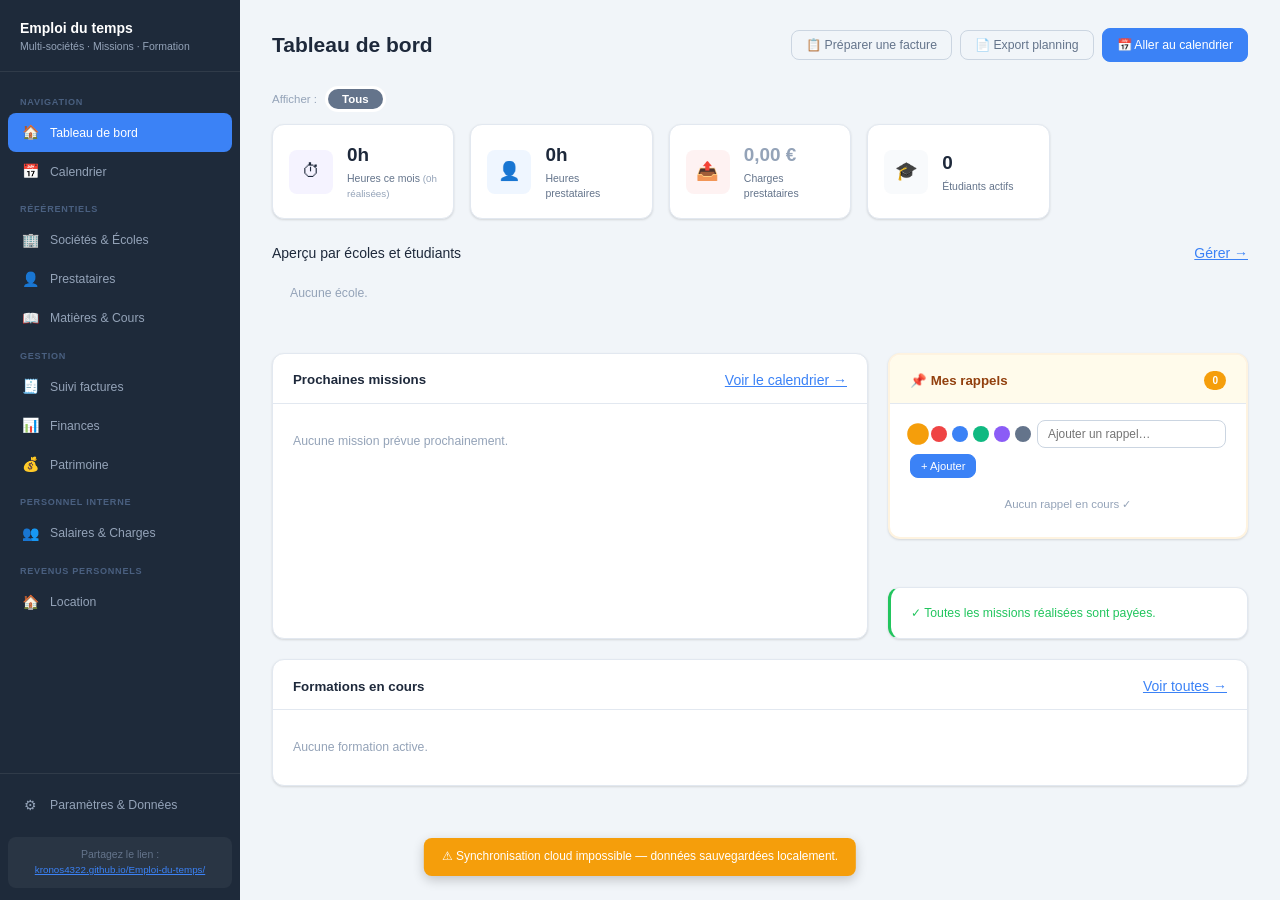
<file: index.html>
<!DOCTYPE html>
<html lang="fr">
<head>
  <meta charset="UTF-8">
  <meta name="viewport" content="width=device-width, initial-scale=1.0">
  <title>Tableau de bord — Emploi du temps</title>
  <link rel="stylesheet" href="css/style.css?v=202608261501">
  <link rel="manifest" href="manifest.json">
  <meta name="theme-color" content="#3b82f6">
  <meta name="mobile-web-app-capable" content="yes">
  <meta name="apple-mobile-web-app-capable" content="yes">
  <meta name="apple-mobile-web-app-status-bar-style" content="black-translucent">
  <meta name="apple-mobile-web-app-title" content="Planning">
  <link rel="apple-touch-icon" href="icons/icon.svg">
  <script>if('serviceWorker' in navigator) navigator.serviceWorker.register('sw.js');</script>
</head>
<body>
  <aside id="sidebar"></aside>
  <div id="app-main">
    <main id="main-content">

      <div class="page-header">
        <h1 class="page-title">Tableau de bord</h1>
        <div class="page-actions">
          <button class="btn btn-ghost" onclick="window._showInvoiceExport()">📋 Préparer une facture</button>
          <button class="btn btn-ghost" onclick="window._showPlanningExport()">📄 Export planning</button>
          <a class="btn btn-primary" href="calendrier.html">📅 Aller au calendrier</a>
        </div>
      </div>

      <!-- Switch pôle + KPIs -->
      <div style="margin-bottom:20px">
        <div style="display:flex;align-items:center;gap:8px;margin-bottom:12px">
          <span style="font-size:0.82rem;color:var(--text-muted)">Afficher :</span>
          <div id="pole-switch" style="display:flex;gap:4px;background:var(--surface);border-radius:20px;padding:3px"></div>
        </div>
        <div class="kpi-grid" id="kpi-grid"></div>
      </div>

      <!-- Aperçu par écoles et étudiants (collapsible) -->
      <details class="fin-section" style="margin-bottom:20px" open>
        <summary style="display:flex;justify-content:space-between;align-items:center">
          <span>Aperçu par écoles et étudiants</span>
          <a class="btn-link" href="ecoles.html" onclick="event.stopPropagation()">Gérer →</a>
        </summary>
        <div style="padding:0 18px 18px">
          <div class="dashboard-companies-grid" id="companies-overview">
            <p class="empty-state">Chargement…</p>
          </div>
        </div>
      </details>

      <!-- Prochaines missions + alertes -->
      <div class="dashboard-grid">
        <div class="card">
          <div class="card-header">
            <h2 class="card-title">Prochaines missions</h2>
            <a class="btn-link" href="calendrier.html">Voir le calendrier →</a>
          </div>
          <div class="card-body" id="upcoming-courses">
            <p class="empty-state">Chargement…</p>
          </div>
        </div>
        <div class="alerts-column">
          <div id="alert-memos"></div>
          <div id="alert-conflicts"></div>
          <div id="alert-reschedule"></div>
          <div id="alert-unpaid"></div>
        </div>
      </div>

      <div class="card" style="margin-top:20px">
        <div class="card-header">
          <h2 class="card-title">Formations en cours</h2>
          <a class="btn-link" href="formations.html">Voir toutes →</a>
        </div>
        <div class="card-body" id="active-formations">
          <p class="empty-state">Chargement…</p>
        </div>
      </div>

    </main>
  </div>

  <script src="js/utils.js?v=202608261501"></script>
  <script src="js/data.js?v=202608261501"></script>
  <script src="js/modals.js?v=202608261501"></script>
  <script src="js/nav.js?v=202608261501"></script>
  <script src="js/invoice.js?v=202608261501"></script>
  <script src="js/pages/dashboard.js?v=202608261501"></script>
</body>
</html>
</file>
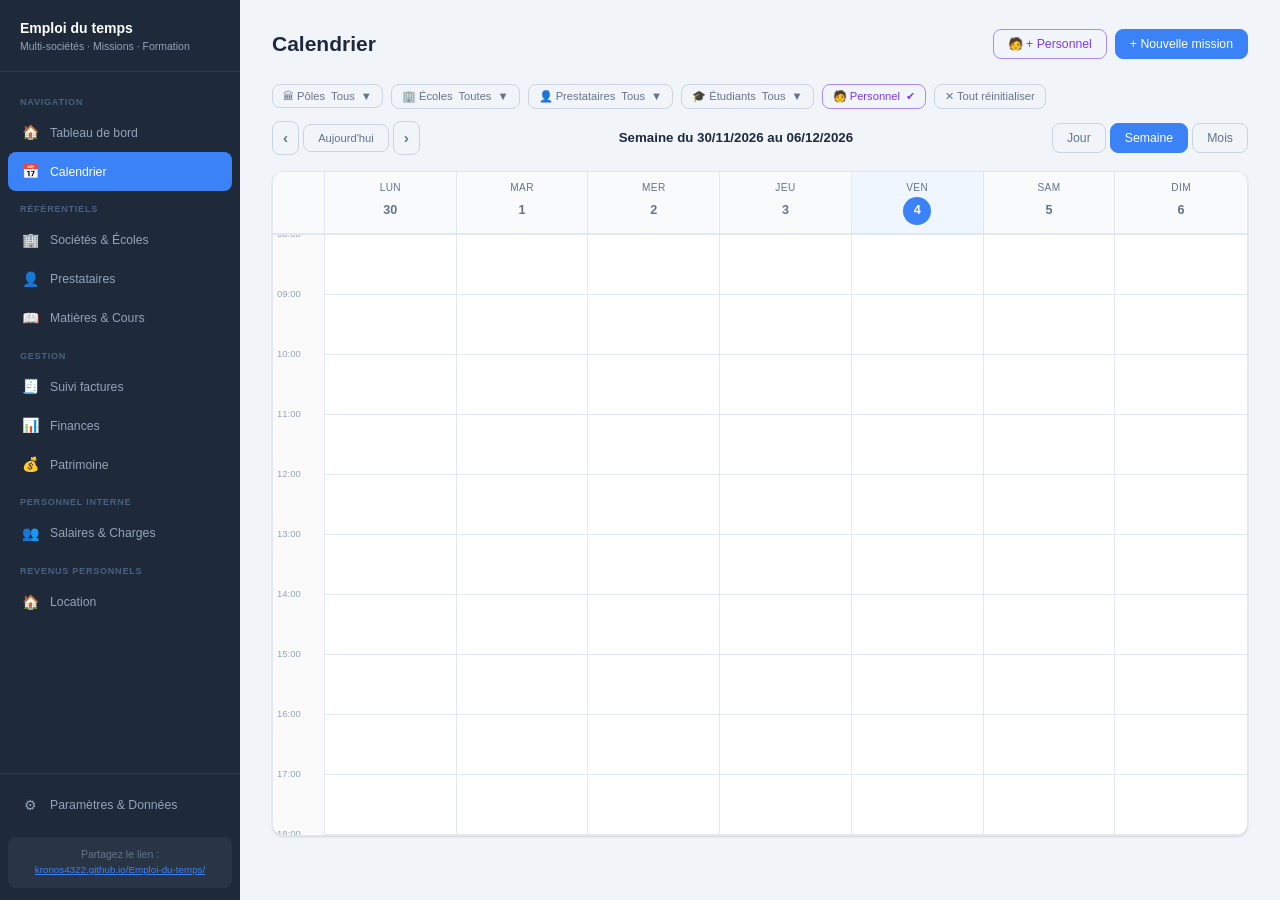
<file: calendrier.html>
<!DOCTYPE html>
<html lang="fr">
<head>
  <meta charset="UTF-8">
  <meta name="viewport" content="width=device-width, initial-scale=1.0">
  <title>Calendrier — Emploi du temps</title>
  <link rel="stylesheet" href="css/style.css?v=202608261501">
  <link rel="manifest" href="manifest.json">
  <meta name="theme-color" content="#3b82f6">
  <meta name="mobile-web-app-capable" content="yes">
  <meta name="apple-mobile-web-app-capable" content="yes">
  <meta name="apple-mobile-web-app-title" content="Planning">
  <link rel="apple-touch-icon" href="icons/icon.svg">
  <script>if('serviceWorker' in navigator) navigator.serviceWorker.register('sw.js');</script>
</head>
<body>

  <aside id="sidebar"></aside>

  <div id="app-main">
    <main id="main-content">

      <div class="page-header">
        <h1 class="page-title">Calendrier</h1>
        <div class="page-actions">
          <button class="btn btn-ghost" id="btn-new-personal" style="border-color:#a78bfa;color:#7c3aed">🧑 + Personnel</button>
          <button class="btn btn-primary" id="btn-new-course">+ Nouvelle mission</button>
        </div>
      </div>

      <!-- Filtres -->
      <div style="display:flex;gap:8px;margin-bottom:12px;flex-wrap:wrap">
        <div style="position:relative">
          <button id="btn-filter-pole" class="btn btn-ghost btn-sm" onclick="window._calToggle('cal-pole-menu')">🏛 Pôles <span id="lbl-pole">Tous</span> ▼</button>
          <div id="cal-pole-menu" style="display:none;position:absolute;top:100%;left:0;background:var(--bg-card);border:1px solid var(--border);border-radius:8px;box-shadow:var(--shadow-md);z-index:50;min-width:200px;max-height:280px;overflow-y:auto;padding:6px">
            <div style="display:flex;gap:4px;padding:4px 2px 8px;border-bottom:1px solid var(--border);margin-bottom:4px">
              <button class="btn btn-xs btn-ghost" onclick="window._calSelectAllPole()">Tout</button>
              <button class="btn btn-xs btn-ghost" onclick="window._calSelectNonePole()">Aucun</button>
            </div>
            <div id="cal-pole-list"></div>
          </div>
        </div>
        <div style="position:relative">
          <button id="btn-filter-co" class="btn btn-ghost btn-sm" onclick="window._calToggle('cal-co-menu')">🏢 Écoles <span id="lbl-co">Toutes</span> ▼</button>
          <div id="cal-co-menu" style="display:none;position:absolute;top:100%;left:0;background:var(--bg-card);border:1px solid var(--border);border-radius:8px;box-shadow:var(--shadow-md);z-index:50;min-width:220px;max-height:280px;overflow-y:auto;padding:6px">
            <div style="display:flex;gap:4px;padding:4px 2px 8px;border-bottom:1px solid var(--border);margin-bottom:4px">
              <button class="btn btn-xs btn-ghost" onclick="window._calSelectAllCo()">Tout</button>
              <button class="btn btn-xs btn-ghost" onclick="window._calSelectNoneCo()">Aucun</button>
            </div>
            <div id="cal-co-list"></div>
          </div>
        </div>
        <div style="position:relative">
          <button id="btn-filter-prov" class="btn btn-ghost btn-sm" onclick="window._calToggle('cal-prov-menu')">👤 Prestataires <span id="lbl-prov">Tous</span> ▼</button>
          <div id="cal-prov-menu" style="display:none;position:absolute;top:100%;left:0;background:var(--bg-card);border:1px solid var(--border);border-radius:8px;box-shadow:var(--shadow-md);z-index:50;min-width:220px;max-height:280px;overflow-y:auto;padding:6px">
            <div style="display:flex;gap:4px;padding:4px 2px 8px;border-bottom:1px solid var(--border);margin-bottom:4px">
              <button class="btn btn-xs btn-ghost" onclick="window._calSelectAllProv()">Tout</button>
              <button class="btn btn-xs btn-ghost" onclick="window._calSelectNoneProv()">Aucun</button>
            </div>
            <div id="cal-prov-list"></div>
          </div>
        </div>
        <div style="position:relative">
          <button id="btn-filter-stud" class="btn btn-ghost btn-sm" onclick="window._calToggle('cal-stud-menu')">🎓 Étudiants <span id="lbl-stud">Tous</span> ▼</button>
          <div id="cal-stud-menu" style="display:none;position:absolute;top:100%;left:0;background:var(--bg-card);border:1px solid var(--border);border-radius:8px;box-shadow:var(--shadow-md);z-index:50;min-width:220px;max-height:280px;overflow-y:auto;padding:6px">
            <div style="display:flex;gap:4px;padding:4px 2px 8px;border-bottom:1px solid var(--border);margin-bottom:4px">
              <button class="btn btn-xs btn-ghost" onclick="window._calSelectAllStud()">Tout</button>
              <button class="btn btn-xs btn-ghost" onclick="window._calSelectNoneStud()">Aucun</button>
            </div>
            <div id="cal-stud-list"></div>
          </div>
        </div>
        <button id="btn-filter-personal" class="btn btn-ghost btn-sm" onclick="window._calTogglePersonal()" style="border-color:#a78bfa;color:#7c3aed">🧑 Personnel <span id="lbl-personal">✔</span></button>
        <button class="btn btn-ghost btn-sm" onclick="window._calReset()">✕ Tout réinitialiser</button>
      </div>

      <!-- Barre de navigation du calendrier -->
      <div class="calendar-toolbar">
        <div class="cal-nav">
          <button class="btn btn-ghost btn-icon" id="cal-prev" title="Précédent">‹</button>
          <button class="btn btn-ghost btn-today" id="cal-today">Aujourd'hui</button>
          <button class="btn btn-ghost btn-icon" id="cal-next" title="Suivant">›</button>
        </div>
        <div style="display:flex;align-items:center;gap:12px">
          <div class="cal-title" id="cal-title">—</div>
          <div id="cal-revenue" style="font-size:0.85rem;font-weight:600;color:#8b5cf6;background:#8b5cf615;border:1px solid #8b5cf630;border-radius:20px;padding:3px 12px;white-space:nowrap"></div>
        </div>
        <div class="cal-view-switcher">
          <button class="btn btn-ghost" id="view-day"   data-view="day">Jour</button>
          <button class="btn btn-primary" id="view-week" data-view="week">Semaine</button>
          <button class="btn btn-ghost" id="view-month" data-view="month">Mois</button>
        </div>
      </div>

      <!-- Corps du calendrier (rendu par JS) -->
      <div id="calendar-body"></div>

    </main>
  </div>

  <script src="js/utils.js?v=202608261501"></script>
  <script src="js/data.js?v=202608261501"></script>
  <script src="js/modals.js?v=202608261501"></script>
  <script src="js/nav.js?v=202608261501"></script>
  <script src="js/pages/calendrier.js?v=202608261501"></script>

</body>
</html>
</file>
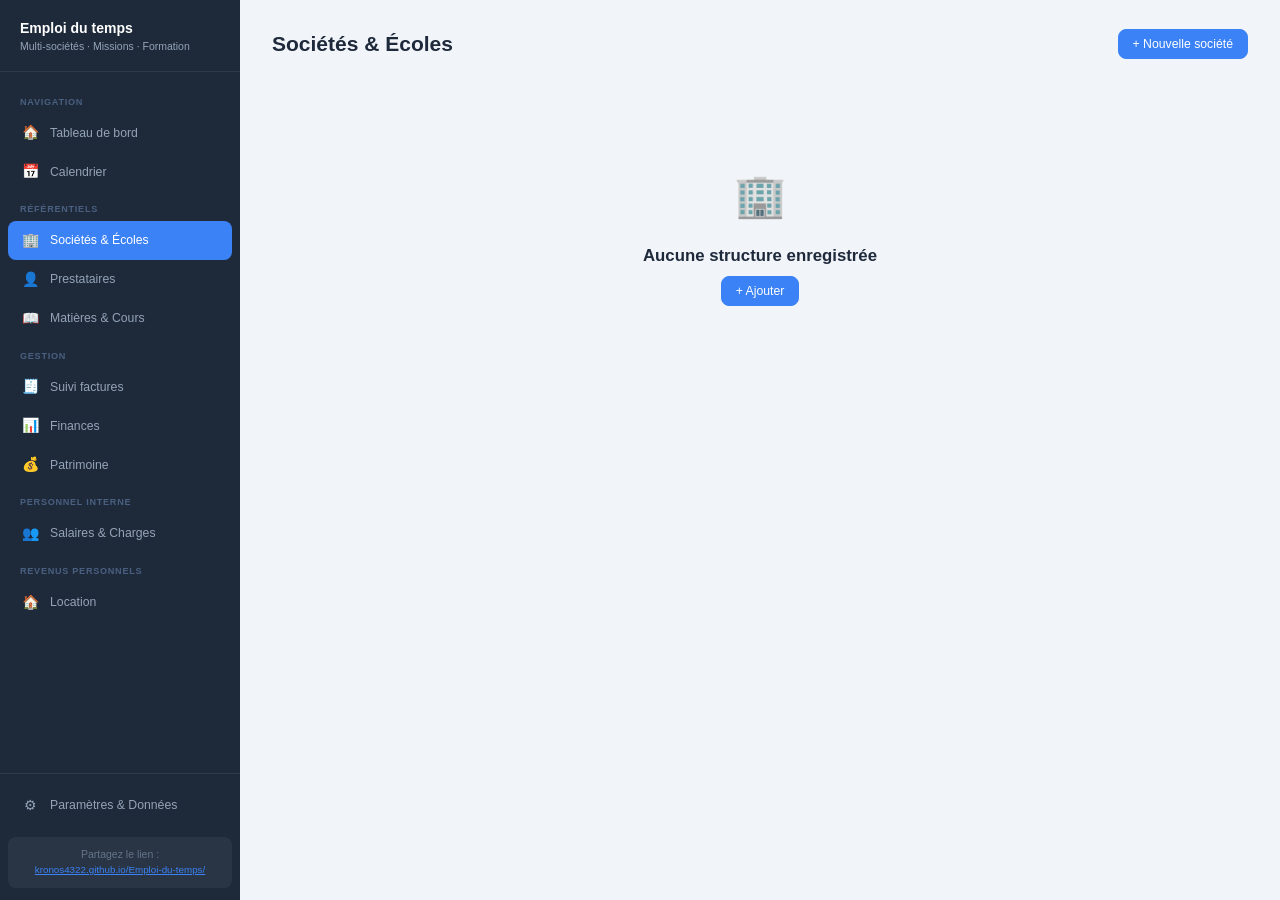
<file: ecoles.html>
<!DOCTYPE html>
<html lang="fr">
<head>
  <meta charset="UTF-8">
  <meta name="viewport" content="width=device-width, initial-scale=1.0">
  <title>Sociétés &amp; Écoles — Emploi du temps</title>
  <link rel="stylesheet" href="css/style.css?v=202608261501">
  <link rel="manifest" href="manifest.json">
  <meta name="theme-color" content="#3b82f6">
  <meta name="mobile-web-app-capable" content="yes">
  <meta name="apple-mobile-web-app-capable" content="yes">
  <meta name="apple-mobile-web-app-title" content="Planning">
  <link rel="apple-touch-icon" href="icons/icon.svg">
  <script>if('serviceWorker' in navigator) navigator.serviceWorker.register('sw.js');</script>
</head>
<body>

  <aside id="sidebar"></aside>

  <div id="app-main">
    <main id="main-content">

      <div class="page-header">
        <h1 class="page-title">Sociétés &amp; Écoles</h1>
        <div class="page-actions">
          <button class="btn btn-primary" id="btn-new-school">+ Nouvelle société</button>
        </div>
      </div>

      <!-- Grille de fiches écoles (rendu par JS) -->
      <div id="schools-grid" class="cards-grid">
        <p class="empty-state">Chargement…</p>
      </div>

    </main>
  </div>

  <script src="js/utils.js?v=202608261501"></script>
  <script src="js/data.js?v=202608261501"></script>
  <script src="js/modals.js?v=202608261501"></script>
  <script src="js/nav.js?v=202608261501"></script>
  <script src="js/pages/ecoles.js?v=202608261501"></script>

</body>
</html>
</file>
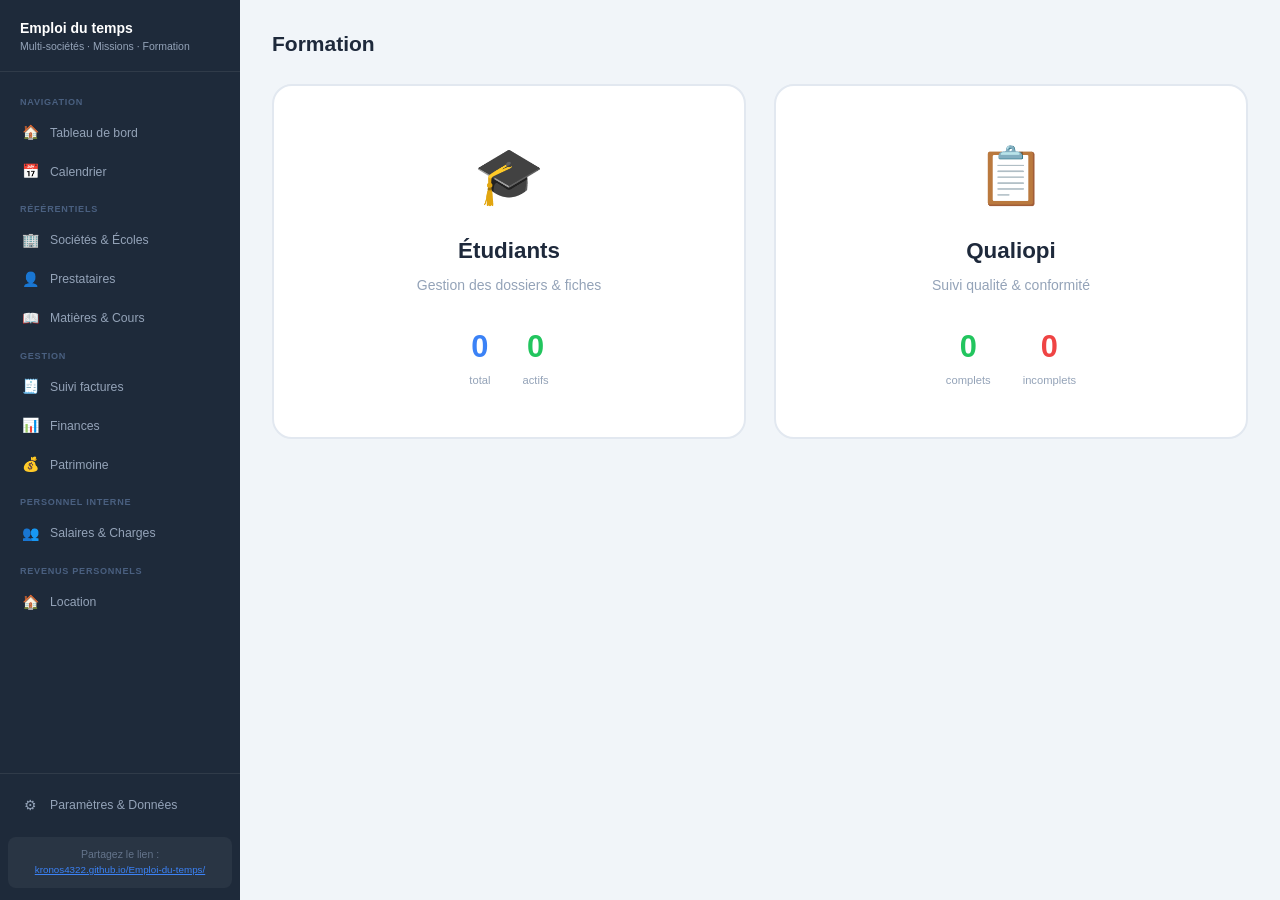
<file: etudiants.html>
<!DOCTYPE html>
<html lang="fr">
<head>
  <meta charset="UTF-8">
  <meta name="viewport" content="width=device-width, initial-scale=1.0">
  <title>Étudiants — Emploi du temps</title>
  <link rel="stylesheet" href="css/style.css?v=202608261501">
  <link rel="manifest" href="manifest.json">
  <meta name="theme-color" content="#3b82f6">
  <meta name="mobile-web-app-capable" content="yes">
  <meta name="apple-mobile-web-app-capable" content="yes">
  <meta name="apple-mobile-web-app-title" content="Planning">
  <link rel="apple-touch-icon" href="icons/icon.svg">
  <script>if('serviceWorker' in navigator) navigator.serviceWorker.register('sw.js');</script>
</head>
<body>

  <aside id="sidebar"></aside>

  <div id="app-main">
    <main id="main-content">

      <div class="page-header">
        <h1 class="page-title">Étudiants</h1>
        <div class="page-actions">
          <button class="btn btn-primary" id="btn-new-student">+ Nouvel étudiant</button>
        </div>
      </div>

      <!-- Filtres -->
      <div class="filters-bar">
        <input type="text" id="filter-search" class="form-input filter-search" placeholder="🔍 Rechercher…">
        <select id="filter-company"   class="form-input filter-select"></select>
        <select id="filter-formation" class="form-input filter-select"></select>
        <select id="filter-status"    class="form-input filter-select">
          <option value="">Tous les statuts</option>
          <option value="active">Actif</option>
          <option value="inactive">Inactif</option>
          <option value="pending">En attente</option>
        </select>
        <button class="btn btn-ghost" id="btn-reset-filters">Réinitialiser</button>
      </div>

      <!-- Résumé -->
      <div class="list-summary" id="list-summary">—</div>

      <!-- Grille étudiants -->
      <div id="students-grid" class="cards-grid">
        <p class="empty-state">Chargement…</p>
      </div>

    </main>
  </div>

  <script src="js/utils.js?v=202608261501"></script>
  <script src="js/data.js?v=202608261501"></script>
  <script src="js/modals.js?v=202608261501"></script>
  <script src="js/nav.js?v=202608261501"></script>
  <script src="js/pages/etudiants.js?v=202608261501"></script>

</body>
</html>
</file>
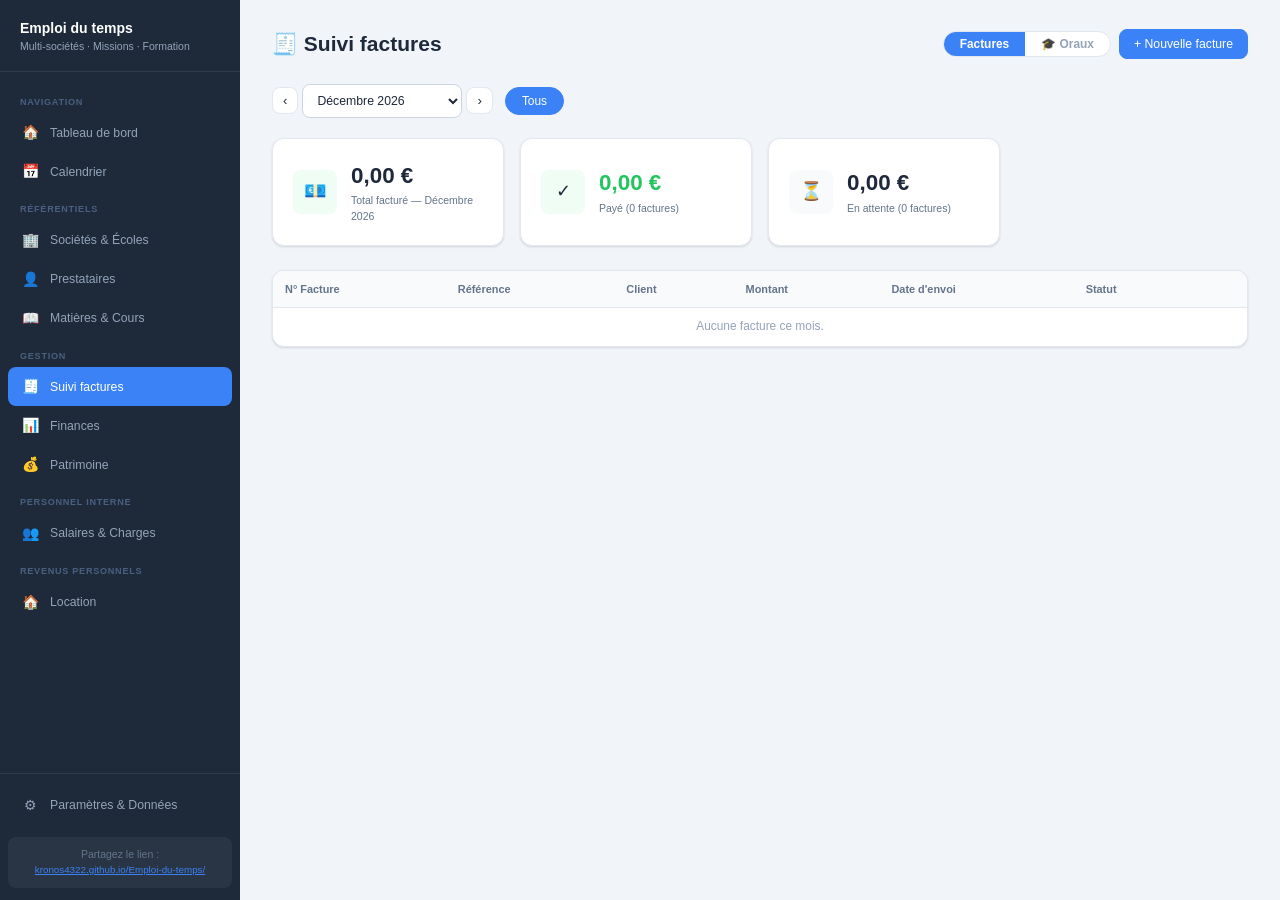
<file: factures.html>
<!DOCTYPE html>
<html lang="fr">
<head>
  <meta charset="UTF-8">
  <meta name="viewport" content="width=device-width, initial-scale=1.0">
  <title>Suivi factures — Emploi du temps</title>
  <link rel="stylesheet" href="css/style.css?v=202608261501">
  <link rel="manifest" href="manifest.json">
  <meta name="theme-color" content="#3b82f6">
  <meta name="mobile-web-app-capable" content="yes">
  <meta name="apple-mobile-web-app-capable" content="yes">
  <meta name="apple-mobile-web-app-title" content="Planning">
  <link rel="apple-touch-icon" href="icons/icon.svg">
  <script>if('serviceWorker' in navigator) navigator.serviceWorker.register('sw.js');</script>
  <style>
    .month-nav { display:flex; align-items:center; gap:4px; }
    .month-nav-btn { background:var(--bg-card); border:1px solid var(--border); border-radius:var(--radius); padding:6px 10px; cursor:pointer; font-size:0.95rem; line-height:1; color:var(--text); transition:background .15s; }
    .month-nav-btn:hover { background:var(--primary-light); border-color:var(--primary); color:var(--primary); }
    .pole-tabs { display:flex; gap:6px; }
    .pole-tab { padding:6px 16px; border-radius:20px; border:1px solid var(--border); background:var(--bg-card); cursor:pointer; font-size:0.85rem; font-weight:500; color:var(--text-muted); transition:all .15s; }
    .pole-tab.active { background:var(--primary); border-color:var(--primary); color:#fff; }
    .status-badge-paid   { display:inline-flex; align-items:center; gap:4px; padding:3px 10px; border-radius:12px; font-size:0.78rem; font-weight:600; background:#dcfce7; color:#16a34a; }
    .status-badge-unpaid { display:inline-flex; align-items:center; gap:4px; padding:3px 10px; border-radius:12px; font-size:0.78rem; font-weight:600; background:#fef2f2; color:#dc2626; }
    .inv-actions { display:flex; gap:6px; justify-content:flex-end; }
    .inv-actions button { padding:4px 10px; border-radius:8px; border:1px solid var(--border); cursor:pointer; font-size:0.8rem; background:var(--bg-card); color:var(--text); transition:background .15s; }
    .inv-actions button:hover { background:var(--primary-light); color:var(--primary); }
    .inv-actions button.danger:hover { background:#fef2f2; color:#dc2626; border-color:#dc2626; }
    /* Modal */
    .inv-modal-overlay { display:none; position:fixed; inset:0; background:#00000060; z-index:1000; align-items:center; justify-content:center; }
    .inv-modal-overlay.open { display:flex; }
    .inv-modal { background:var(--bg-card); border-radius:16px; padding:28px; width:100%; max-width:520px; box-shadow:0 8px 32px #0002; }
    .inv-modal h2 { margin:0 0 20px; font-size:1.1rem; }
    .inv-modal .form-row { display:grid; grid-template-columns:1fr 1fr; gap:12px; }
    .inv-modal .form-group { display:flex; flex-direction:column; gap:4px; margin-bottom:12px; }
    .inv-modal label { font-size:0.82rem; font-weight:600; color:var(--text-muted); }
    .inv-modal input, .inv-modal select { border:1px solid var(--border); border-radius:8px; padding:8px 10px; font-size:0.9rem; background:var(--surface); color:var(--text); }
    .inv-modal .modal-actions { display:flex; justify-content:flex-end; gap:10px; margin-top:20px; }
    .total-row td { font-weight:700; background:var(--primary-light,#eff6ff); }
    .combo-row.highlight { background:#fef9c3 !important; font-weight:700; }
    .combo-row.highlight td { color:#92400e; }
    .combo-label { display:inline-flex;gap:4px;flex-wrap:wrap }
    .combo-letter { display:inline-block;min-width:22px;text-align:center;padding:1px 5px;border-radius:6px;font-size:0.78rem;font-weight:700;background:var(--primary-light);color:var(--primary) }
  </style>
</head>
<body>
  <aside id="sidebar"></aside>
  <div id="app-main">
    <main id="main-content">

      <div class="page-header">
        <h1 class="page-title">🧾 Suivi factures</h1>
        <div class="page-actions" style="display:flex;gap:8px;align-items:center">
          <div style="display:flex;border:1px solid var(--border);border-radius:20px;overflow:hidden;background:var(--bg-card)">
            <button class="view-tab active" id="view-tab-factures" data-view="factures" style="padding:5px 16px;border:none;background:var(--primary);color:#fff;cursor:pointer;font-size:0.85rem;font-weight:600">Factures</button>
            <button class="view-tab" id="view-tab-oraux" data-view="oraux" style="padding:5px 16px;border:none;background:transparent;color:var(--text-muted);cursor:pointer;font-size:0.85rem;font-weight:600">🎓 Oraux</button>
          </div>
          <button class="btn btn-primary" id="btn-new-invoice">+ Nouvelle facture</button>
          <button class="btn btn-ghost" id="btn-invoice-oraux-month" style="display:none">📄 Facturer une période</button>
          <button class="btn btn-primary" id="btn-new-oral" style="display:none">+ Nouvelle session</button>
        </div>
      </div>

      <!-- Filtres -->
      <div class="filters-bar" style="flex-wrap:wrap;gap:12px;align-items:center;margin-bottom:20px">
        <div class="month-nav">
          <button class="month-nav-btn" id="btn-prev-month">‹</button>
          <select id="filter-month" class="form-input filter-select" style="min-width:160px"></select>
          <button class="month-nav-btn" id="btn-next-month">›</button>
        </div>
        <div class="pole-tabs" id="pole-tabs"></div>
        <div class="pole-tabs" id="oral-type-tabs" style="display:none"></div>
      </div>

      <!-- KPIs -->
      <div class="kpi-grid kpi-finance" id="kpi-row" style="margin-bottom:24px"></div>

      <!-- Bouton combinaisons -->
      <div id="combo-bar" style="display:none;margin-bottom:10px;display:flex;align-items:center;gap:10px">
        <button class="btn btn-ghost" id="btn-combos" style="border-color:var(--warning,#f59e0b);color:var(--warning,#f59e0b)">
          🔀 Simuler un virement
        </button>
        <span id="combo-hint" style="font-size:0.82rem;color:var(--text-muted)"></span>
      </div>

      <!-- Tableau -->
      <div class="report-table-wrapper">
        <table class="data-table" id="invoices-table">
          <thead>
            <tr>
              <th>N° Facture</th>
              <th>Référence</th>
              <th>Client</th>
              <th class="cell-money">Montant</th>
              <th>Date d'envoi</th>
              <th>Statut</th>
              <th></th>
            </tr>
          </thead>
          <tbody id="invoices-tbody"></tbody>
          <tfoot id="invoices-tfoot"></tfoot>
        </table>
      </div>

      <!-- Section impayés globaux -->
      <div id="section-unpaid" style="margin-top:32px;display:none;border:2px solid #dc2626;border-radius:14px;padding:18px 20px;background:#fff5f5">
        <div style="display:flex;align-items:center;justify-content:space-between;margin-bottom:14px">
          <h2 style="margin:0;font-size:1rem;font-weight:700;color:#dc2626">
            ⚠ Impayés — tous mois confondus
          </h2>
          <div style="display:flex;align-items:center;gap:16px">
            <span id="unpaid-global-total" style="font-size:1.1rem;font-weight:800;color:#dc2626"></span>
            <button id="btn-close-unpaid" title="Masquer" style="background:none;border:none;font-size:1.3rem;cursor:pointer;color:#dc2626;line-height:1;padding:0">✕</button>
          </div>
        </div>
        <div class="report-table-wrapper">
          <table class="data-table">
            <thead>
              <tr>
                <th>N° Facture</th>
                <th>Référence</th>
                <th>Client</th>
                <th class="cell-money">Montant</th>
                <th>Date d'envoi</th>
                <th>Mois</th>
                <th></th>
              </tr>
            </thead>
            <tbody id="unpaid-tbody"></tbody>
            <tfoot id="unpaid-tfoot"></tfoot>
          </table>
        </div>
      </div>

      <!-- Section Oraux -->
      <div id="section-oraux" style="display:none">

        <!-- KPIs oraux -->
        <div class="kpi-grid kpi-finance" id="kpi-oraux" style="margin-bottom:24px"></div>

        <!-- Tableau oraux -->
        <div class="report-table-wrapper">
          <table class="data-table" id="oraux-table">
            <thead>
              <tr>
                <th>Date</th>
                <th>Type</th>
                <th class="cell-money">Nb d'oraux</th>
                <th class="cell-money">Prix unitaire</th>
                <th class="cell-money">Total</th>
                <th>Facture envoyée</th>
                <th></th>
              </tr>
            </thead>
            <tbody id="oraux-tbody"></tbody>
            <tfoot id="oraux-tfoot"></tfoot>
          </table>
        </div>
      </div>

    </main>
  </div>

  <!-- Modal combinaisons de virement -->
  <div class="inv-modal-overlay" id="combo-modal-overlay">
    <div class="inv-modal" style="max-width:680px;max-height:85vh;display:flex;flex-direction:column">
      <div style="display:flex;align-items:center;justify-content:space-between;margin-bottom:16px">
        <div>
          <h2 style="margin:0 0 2px">🔀 Combinaisons de virement</h2>
          <p id="combo-modal-subtitle" style="margin:0;font-size:0.82rem;color:var(--text-muted)"></p>
        </div>
        <button onclick="document.getElementById('combo-modal-overlay').classList.remove('open')" style="background:none;border:none;font-size:1.4rem;cursor:pointer;color:var(--text-muted)">✕</button>
      </div>
      <!-- Recherche par montant -->
      <div style="margin-bottom:12px;display:flex;align-items:center;gap:8px;flex-wrap:wrap">
        <span style="font-size:0.85rem;font-weight:600;color:var(--text-muted);white-space:nowrap">Montant reçu :</span>
        <input type="number" id="combo-search" class="form-input" placeholder="ex. 1775,00" step="0.01" min="0"
               style="max-width:160px" oninput="window._filterCombos()">
        <span style="font-size:0.82rem;color:var(--text-muted)">→ la combinaison correspondante se surligne</span>
      </div>
      <!-- Liste scrollable -->
      <div style="overflow-y:auto;flex:1;border:1px solid var(--border);border-radius:10px;min-height:100px">
        <table class="data-table" style="margin:0">
          <thead style="position:sticky;top:0;background:var(--bg-card);z-index:1">
            <tr>
              <th style="width:60px">Combinaison</th>
              <th>Factures incluses</th>
              <th class="cell-money">Total</th>
            </tr>
          </thead>
          <tbody id="combo-tbody"></tbody>
        </table>
      </div>
      <!-- Panneau validation paiement -->
      <div id="combo-pay-panel" style="display:none;margin-top:14px;padding:14px 16px;background:#f0fdf4;border:1px solid #86efac;border-radius:10px">
        <div style="font-size:0.85rem;font-weight:700;color:#16a34a;margin-bottom:10px">✓ Combinaison trouvée — Enregistrer le paiement</div>
        <div style="display:grid;grid-template-columns:1fr 1fr;gap:10px;margin-bottom:10px">
          <div>
            <label style="font-size:0.78rem;font-weight:600;color:var(--text-muted);display:block;margin-bottom:3px">Date de paiement</label>
            <input type="date" id="combo-pay-date" class="form-input" style="width:100%">
          </div>
          <div>
            <label style="font-size:0.78rem;font-weight:600;color:var(--text-muted);display:block;margin-bottom:3px">Référence virement bancaire</label>
            <input type="text" id="combo-pay-ref" class="form-input" placeholder="ex. VIR-20260601-OMNES" style="width:100%">
          </div>
        </div>
        <div style="display:flex;align-items:center;justify-content:space-between">
          <span id="combo-pay-summary" style="font-size:0.82rem;color:var(--text-muted)"></span>
          <button class="btn btn-primary" id="combo-pay-confirm" style="background:#16a34a;border-color:#16a34a">
            ✓ Marquer ces factures payées
          </button>
        </div>
      </div>
    </div>
  </div>

  <!-- Mini-modale : marquer une facture payée -->
  <div class="inv-modal-overlay" id="pay-modal-overlay">
    <div class="inv-modal" style="max-width:420px">
      <div style="display:flex;align-items:center;justify-content:space-between;margin-bottom:18px">
        <h2 style="margin:0;color:#16a34a">✓ Enregistrer le paiement</h2>
        <button id="pay-modal-close" style="background:none;border:none;font-size:1.4rem;cursor:pointer;color:var(--text-muted)">✕</button>
      </div>
      <p id="pay-modal-desc" style="margin:0 0 16px;font-size:0.85rem;color:var(--text-muted)"></p>
      <input type="hidden" id="pay-modal-id">
      <div class="form-group">
        <label>Date de paiement</label>
        <input type="date" id="pay-modal-date" class="form-input">
      </div>
      <div class="form-group">
        <label>Référence virement bancaire</label>
        <input type="text" id="pay-modal-ref" class="form-input" placeholder="ex. VIR-20260601-OMNES">
      </div>
      <div style="display:flex;justify-content:flex-end;gap:10px;margin-top:20px">
        <button class="btn btn-ghost" id="pay-modal-cancel">Annuler</button>
        <button class="btn btn-primary" id="pay-modal-confirm" style="background:#16a34a;border-color:#16a34a">✓ Confirmer le paiement</button>
      </div>
    </div>
  </div>

  <!-- Modal ajout / édition -->
  <div class="inv-modal-overlay" id="inv-modal-overlay">
    <div class="inv-modal">
      <h2 id="inv-modal-title">Nouvelle facture</h2>
      <input type="hidden" id="inv-id">
      <div class="form-row">
        <div class="form-group">
          <label>Pôle</label>
          <select id="inv-pole" class="form-input"></select>
        </div>
        <div class="form-group">
          <label>N° Facture</label>
          <input type="text" id="inv-number" class="form-input" placeholder="ex. 2026-001">
        </div>
      </div>
      <div class="form-group">
        <label>Référence</label>
        <input type="text" id="inv-reference" class="form-input" placeholder="ex. Cours juin — USAC">
      </div>
      <div class="form-group">
        <label>Client</label>
        <input type="text" id="inv-client" class="form-input" placeholder="Nom du client">
      </div>
      <div class="form-row">
        <div class="form-group">
          <label>Montant (€)</label>
          <input type="number" id="inv-amount" class="form-input" min="0" step="0.01" placeholder="0.00">
        </div>
        <div class="form-group">
          <label>Date d'envoi</label>
          <input type="date" id="inv-date" class="form-input">
        </div>
      </div>
      <div class="form-group">
        <label>Statut paiement</label>
        <select id="inv-status" class="form-input">
          <option value="unpaid">Non payé</option>
          <option value="paid">Payé</option>
        </select>
      </div>
      <div class="modal-actions">
        <button class="btn btn-ghost" id="inv-cancel">Annuler</button>
        <button class="btn btn-primary" id="inv-save">Enregistrer</button>
      </div>
    </div>
  </div>

  <!-- Modal ajout / édition session d'oraux -->
  <div class="inv-modal-overlay" id="oral-modal-overlay">
    <div class="inv-modal" style="max-width:420px">
      <h2 id="oral-modal-title">Nouvelle session d'oraux</h2>
      <input type="hidden" id="oral-id">
      <div class="form-group">
        <label>Type d'oraux</label>
        <select id="oral-type" class="form-input"></select>
      </div>
      <div class="form-row">
        <div class="form-group">
          <label>Date</label>
          <input type="date" id="oral-date" class="form-input">
        </div>
        <div class="form-group">
          <label>Nombre d'oraux</label>
          <input type="number" id="oral-count" class="form-input" min="1" step="1" placeholder="ex. 8">
        </div>
      </div>
      <div class="form-group">
        <label>Prix unitaire (€)</label>
        <input type="number" id="oral-price" class="form-input" min="0" step="0.01" placeholder="ex. 45.00">
      </div>
      <div style="padding:10px 12px;background:var(--primary-light,#eff6ff);border-radius:8px;margin-bottom:12px;font-size:0.9rem">
        Total : <strong id="oral-total-preview">0,00 €</strong>
      </div>
      <div class="modal-actions">
        <button class="btn btn-ghost" id="oral-cancel">Annuler</button>
        <button class="btn btn-primary" id="oral-save">Enregistrer</button>
      </div>
    </div>
  </div>

  <script src="js/utils.js?v=202608261501"></script>
  <script src="js/data.js?v=202608261501"></script>
  <script src="js/modals.js?v=202608261501"></script>
  <script src="js/nav.js?v=202608261501"></script>
  <script src="js/invoice.js?v=202608261501"></script>
  <script src="js/pages/factures.js?v=202608261501"></script>
</body>
</html>
</file>
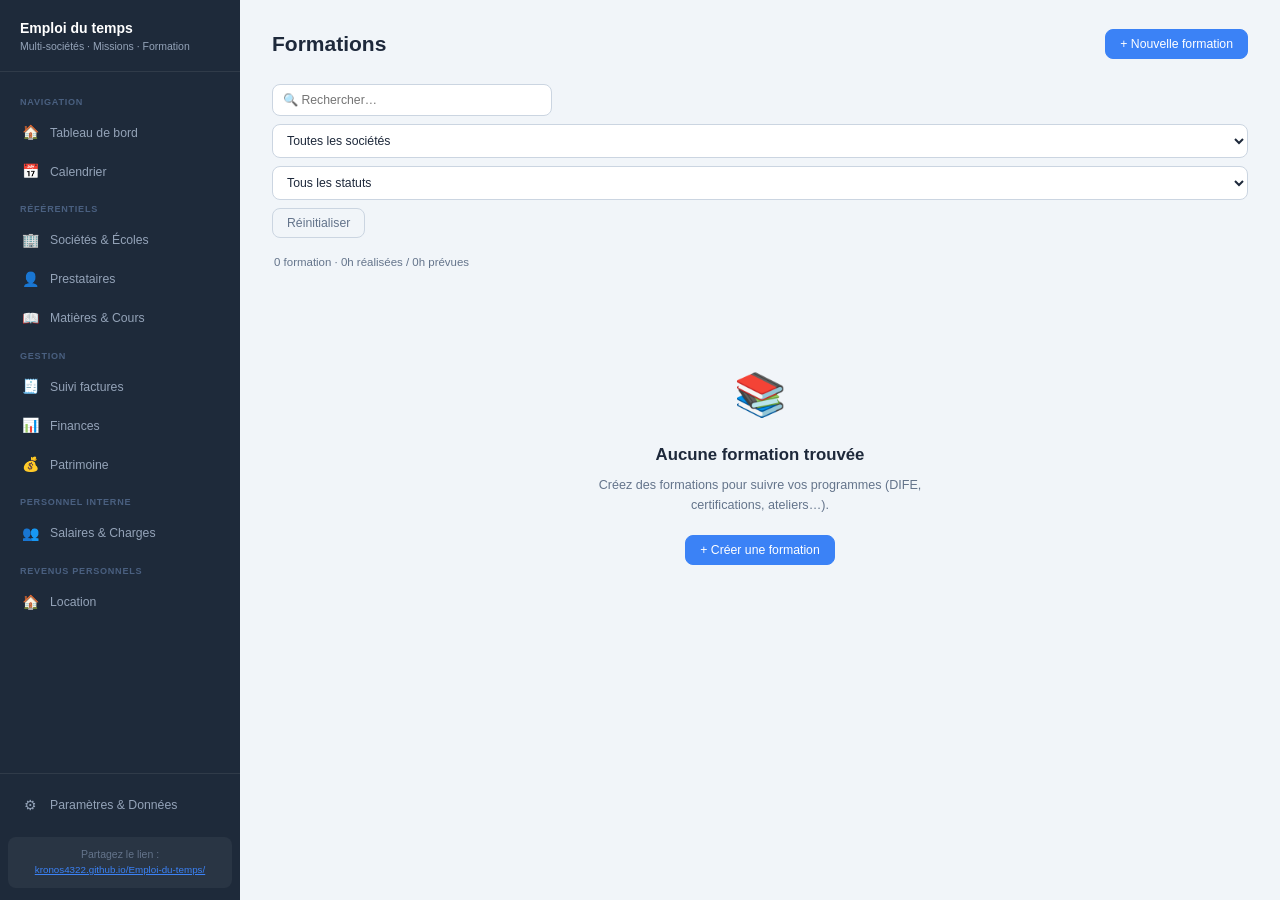
<file: formations.html>
<!DOCTYPE html>
<html lang="fr">
<head>
  <meta charset="UTF-8">
  <meta name="viewport" content="width=device-width, initial-scale=1.0">
  <title>Formations — Emploi du temps</title>
  <link rel="stylesheet" href="css/style.css?v=202608261501">
  <link rel="manifest" href="manifest.json">
  <meta name="theme-color" content="#3b82f6">
  <meta name="mobile-web-app-capable" content="yes">
  <meta name="apple-mobile-web-app-capable" content="yes">
  <meta name="apple-mobile-web-app-title" content="Planning">
  <link rel="apple-touch-icon" href="icons/icon.svg">
  <script>if('serviceWorker' in navigator) navigator.serviceWorker.register('sw.js');</script>
</head>
<body>

  <aside id="sidebar"></aside>

  <div id="app-main">
    <main id="main-content">

      <div class="page-header">
        <h1 class="page-title">Formations</h1>
        <div class="page-actions">
          <button class="btn btn-primary" id="btn-new-formation">+ Nouvelle formation</button>
        </div>
      </div>

      <!-- Filtres -->
      <div class="filters-bar">
        <input type="text" id="filter-search" class="form-input filter-search" placeholder="🔍 Rechercher…">
        <select id="filter-company" class="form-input filter-select"></select>
        <select id="filter-status"  class="form-input filter-select">
          <option value="">Tous les statuts</option>
          <option value="planned">Planifiée</option>
          <option value="in_progress">En cours</option>
          <option value="active">Active</option>
          <option value="completed">Terminée</option>
          <option value="cancelled">Annulée</option>
        </select>
        <button class="btn btn-ghost" id="btn-reset-filters">Réinitialiser</button>
      </div>

      <!-- Résumé -->
      <div class="list-summary" id="list-summary">—</div>

      <!-- Grille formations -->
      <div id="formations-grid" class="cards-grid">
        <p class="empty-state">Chargement…</p>
      </div>

    </main>
  </div>

  <script src="js/utils.js?v=202608261501"></script>
  <script src="js/data.js?v=202608261501"></script>
  <script src="js/modals.js?v=202608261501"></script>
  <script src="js/nav.js?v=202608261501"></script>
  <script src="js/pages/formations.js?v=202608261501"></script>

</body>
</html>
</file>
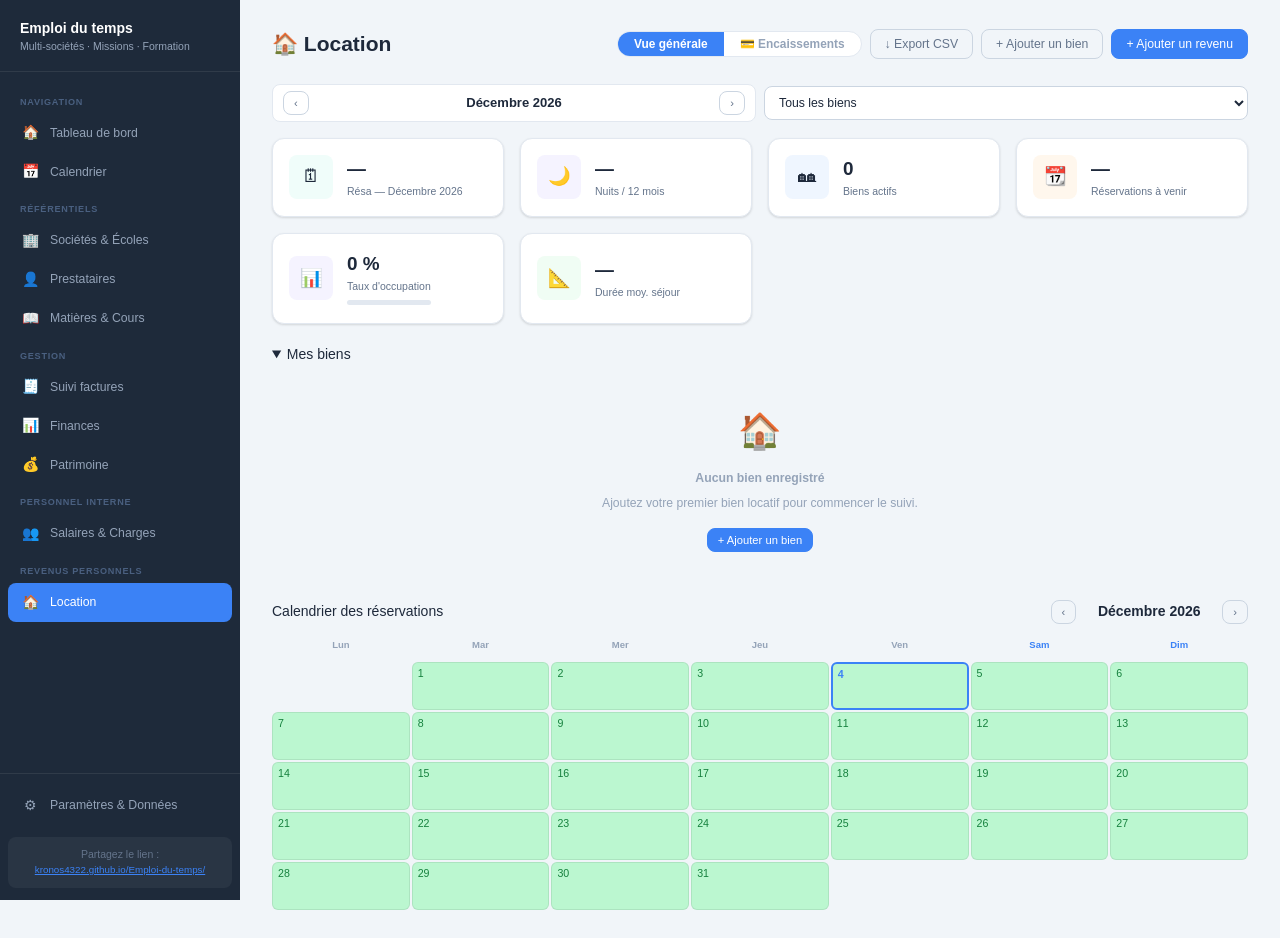
<file: location.html>
<!DOCTYPE html>
<html lang="fr">
<head>
  <meta charset="UTF-8">
  <meta name="viewport" content="width=device-width, initial-scale=1.0">
  <title>Location — Emploi du temps</title>
  <link rel="stylesheet" href="css/style.css?v=202608261501">
  <link rel="manifest" href="manifest.json">
  <meta name="theme-color" content="#3b82f6">
  <meta name="mobile-web-app-capable" content="yes">
  <meta name="apple-mobile-web-app-capable" content="yes">
  <meta name="apple-mobile-web-app-title" content="Planning">
  <link rel="apple-touch-icon" href="icons/icon.svg">
  <script>if('serviceWorker' in navigator) navigator.serviceWorker.register('sw.js');</script>
</head>
<body>
  <aside id="sidebar"></aside>

  <div id="app-main">
    <main id="main-content">

      <div class="page-header">
        <h1 class="page-title">🏠 Location</h1>
        <div class="page-actions" style="display:flex;gap:8px;align-items:center;flex-wrap:wrap">
          <!-- Switcher de vue -->
          <div style="display:flex;border:1px solid var(--border);border-radius:20px;overflow:hidden;background:var(--bg-card)">
            <button class="loc-view-tab active" id="loc-tab-general" data-view="general" style="padding:5px 16px;border:none;background:var(--primary);color:#fff;cursor:pointer;font-size:0.85rem;font-weight:600">Vue générale</button>
            <button class="loc-view-tab" id="loc-tab-encaiss" data-view="encaissements" style="padding:5px 16px;border:none;background:transparent;color:var(--text-muted);cursor:pointer;font-size:0.85rem;font-weight:600">💳 Encaissements</button>
          </div>
          <button class="btn btn-ghost" id="btn-export-csv">↓ Export CSV</button>
          <button class="btn btn-ghost" id="btn-add-property">+ Ajouter un bien</button>
          <button class="btn btn-primary" id="btn-add-income">+ Ajouter un revenu</button>
          <button class="btn btn-primary" id="btn-add-enc" style="display:none">+ Ajouter un encaissement</button>
        </div>
      </div>

      <!-- Filtres -->
      <div class="filters-bar" style="gap:8px;flex-wrap:wrap;margin-bottom:16px;align-items:center">
        <!-- Navigation mois -->
        <div style="display:flex;align-items:center;gap:6px;background:var(--bg-card);border:1px solid var(--border);border-radius:8px;padding:6px 10px;flex:1;min-width:200px">
          <button class="btn btn-ghost btn-sm" onclick="window._locMonthPrev()">‹</button>
          <span id="loc-month-nav-label" style="flex:1;text-align:center;font-weight:600;font-size:0.93rem">—</span>
          <button class="btn btn-ghost btn-sm" onclick="window._locMonthNext()">›</button>
        </div>
        <!-- select caché (requis par le JS) -->
        <select id="loc-filter-month" style="display:none"></select>
        <select id="loc-filter-property" class="form-input filter-select" style="flex:1;min-width:160px">
          <option value="">Tous les biens</option>
        </select>
      </div>

      <!-- ═══ VUE GÉNÉRALE ═══ -->
      <div id="loc-general-view">

      <!-- KPIs -->
      <div class="kpi-grid kpi-finance" id="loc-kpis" style="margin-bottom:20px">
        <div class="kpi-card">
          <div class="kpi-icon kpi-teal">🗓</div>
          <div class="kpi-content">
            <div class="kpi-value" id="loc-kpi-total">—</div>
            <div class="kpi-label" id="loc-kpi-month-label">Réservations ce mois</div>
          </div>
        </div>
        <div class="kpi-card">
          <div class="kpi-icon kpi-purple">🌙</div>
          <div class="kpi-content">
            <div class="kpi-value" id="loc-kpi-year">—</div>
            <div class="kpi-label">Nuits / 12 mois</div>
          </div>
        </div>
        <div class="kpi-card">
          <div class="kpi-icon kpi-blue">🏘</div>
          <div class="kpi-content">
            <div class="kpi-value" id="loc-kpi-props">—</div>
            <div class="kpi-label">Biens actifs</div>
          </div>
        </div>
        <div class="kpi-card" id="loc-kpi-pending-card">
          <div class="kpi-icon kpi-orange">📆</div>
          <div class="kpi-content">
            <div class="kpi-value" id="loc-kpi-pending">—</div>
            <div class="kpi-label">Réservations à venir</div>
          </div>
        </div>
        <div class="kpi-card">
          <div class="kpi-icon kpi-purple">📊</div>
          <div class="kpi-content">
            <div class="kpi-value" id="loc-kpi-occ">—</div>
            <div class="kpi-label">Taux d'occupation</div>
            <div class="property-occ-bar" style="margin-top:5px">
              <div id="loc-kpi-occ-bar" class="property-occ-bar-fill" style="width:0%;background:#8b5cf6"></div>
            </div>
          </div>
        </div>
        <div class="kpi-card">
          <div class="kpi-icon kpi-green">📐</div>
          <div class="kpi-content">
            <div class="kpi-value" id="loc-kpi-revpan">—</div>
            <div class="kpi-label">Durée moy. séjour</div>
          </div>
        </div>
      </div>

      <!-- Mes biens -->
      <details class="fin-section" open id="section-properties">
        <summary>Mes biens</summary>
        <div class="properties-grid" id="properties-list">
          <div class="empty-state" style="grid-column:1/-1">
            <p>Aucun bien enregistré. Cliquez sur "+ Ajouter un bien" pour commencer.</p>
          </div>
        </div>
      </details>

      <!-- Calendrier des réservations -->
      <details class="fin-section" open>
        <summary style="display:flex;align-items:center;justify-content:space-between">
          <span>Calendrier des réservations</span>
          <div style="display:flex;gap:8px;align-items:center" onclick="event.stopPropagation()">
            <button class="btn btn-ghost btn-sm" onclick="window._locCalPrev()">‹</button>
            <span id="loc-cal-label" style="font-weight:600;min-width:130px;text-align:center">—</span>
            <button class="btn btn-ghost btn-sm" onclick="window._locCalNext()">›</button>
          </div>
        </summary>
        <div id="loc-calendar" style="padding-top:10px"></div>
      </details>

      </div><!-- fin loc-general-view -->

      <!-- Elements cachés requis par le JS -->
      <div style="display:none">
        <span id="loc-month-label"></span>
        <table><tbody id="incomes-tbody"></tbody></table>
        <span id="incomes-total"></span>
      </div>

      <!-- ═══ VUE ENCAISSEMENTS ═══ -->
      <div id="loc-section-encaiss" style="display:none">

        <!-- KPIs encaissements -->
        <div class="kpi-grid kpi-finance" id="loc-enc-kpis" style="margin-bottom:20px"></div>

        <!-- Tableau encaissements -->
        <div class="report-table-wrapper">
          <table class="data-table" id="loc-enc-table">
            <thead>
              <tr>
                <th>Bien</th>
                <th>Période</th>
                <th class="cell-money">Airbnb (MAD / EUR)</th>
                <th class="cell-money">EUR versé</th>
                <th class="cell-money">Estimé €</th>
                <th class="cell-money">Écart</th>
                <th class="cell-money">Taux</th>
                <th></th>
              </tr>
            </thead>
            <tbody id="loc-enc-tbody"></tbody>
            <tfoot id="loc-enc-tfoot"></tfoot>
          </table>
        </div>
      </div>

    </main>
  </div>

  <!-- Overlay commun -->
  <div id="loc-overlay" class="loc-drawer-overlay"></div>

  <!-- Drawer : Détail bien + Charges -->
  <div id="property-detail-drawer" class="loc-drawer" style="width:640px">
    <div class="loc-drawer-header" style="flex-direction:column;align-items:stretch;gap:10px">
      <div style="display:flex;align-items:center;justify-content:space-between">
        <span class="loc-drawer-title" id="pd-title">Détail du bien</span>
        <button class="loc-drawer-close" onclick="window._locCloseDrawers()">✕</button>
      </div>
      <!-- Navigation mois -->
      <div style="display:flex;align-items:center;justify-content:center;gap:12px">
        <button class="btn btn-ghost btn-sm" onclick="window._pdChangeMonth(-1)">‹</button>
        <span id="pd-month-label" style="font-weight:600;font-size:0.9rem;min-width:130px;text-align:center">—</span>
        <button class="btn btn-ghost btn-sm" onclick="window._pdChangeMonth(+1)">›</button>
      </div>
    </div>
    <div class="loc-drawer-body">
      <!-- KPIs du mois -->
      <div id="pd-kpis" style="display:grid;grid-template-columns:repeat(3,1fr);gap:10px;margin-bottom:22px"></div>

      <!-- Revenus par mois -->
      <div style="margin-bottom:22px">
        <div style="font-size:0.7rem;font-weight:700;text-transform:uppercase;letter-spacing:.05em;color:var(--text-muted);margin-bottom:8px">Tous les revenus</div>
        <div id="pd-revenues"></div>
      </div>

      <!-- Charges -->
      <div>
        <div style="font-size:0.7rem;font-weight:700;text-transform:uppercase;letter-spacing:.05em;color:var(--text-muted);margin-bottom:10px">Charges</div>
        <div id="pd-expenses"></div>
      </div>
    </div>
    <div class="loc-drawer-footer">
      <button class="btn btn-ghost" onclick="window._locOpenPropertyDrawer(window._pdPropId)">✏ Modifier le bien</button>
      <button class="btn btn-ghost" onclick="window._downloadPropertyPDF()">📥 PDF</button>
      <div style="flex:1"></div>
      <button class="btn btn-ghost" onclick="window._locCloseDrawers()">Fermer</button>
    </div>
  </div>

  <!-- Drawer : Ajouter / modifier un bien -->
  <div id="property-drawer" class="loc-drawer">
    <div class="loc-drawer-header">
      <span class="loc-drawer-title" id="property-drawer-title">Nouveau bien</span>
      <button class="loc-drawer-close" onclick="window._locCloseDrawers()">✕</button>
    </div>
    <form id="property-form" onsubmit="window._locSaveProperty(event)">
      <div class="loc-drawer-body">
        <div class="form-group">
          <label class="form-label">Nom du bien *</label>
          <input type="text" id="prop-name" class="form-input" placeholder="Ex : Appartement Marrakech Centre" required>
        </div>
        <div class="form-group">
          <label class="form-label">Adresse / localisation</label>
          <input type="text" id="prop-address" class="form-input" placeholder="Ex : Médina, Marrakech, Maroc">
        </div>
        <div class="form-row">
          <div class="form-group">
            <label class="form-label">Type</label>
            <select id="prop-type" class="form-input">
              <option value="airbnb">Airbnb</option>
              <option value="booking">Booking</option>
              <option value="long-term">Location longue durée</option>
              <option value="seasonal">Saisonnier</option>
              <option value="other">Autre</option>
            </select>
          </div>
          <div class="form-group">
            <label class="form-label">Couleur d'identification</label>
            <input type="color" id="prop-color" class="form-input" value="#f97316" style="height:38px;padding:2px 4px;cursor:pointer">
          </div>
        </div>
        <div class="form-group">
          <label class="form-label">Tarif par défaut (€/nuit)</label>
          <input type="number" id="prop-default-rate" class="form-input" min="0" step="0.01" placeholder="Ex : 65.00">
          <div style="font-size:0.75rem;color:var(--text-muted);margin-top:3px">Pré-remplit automatiquement lors d'une nouvelle réservation.</div>
        </div>
        <div class="form-group">
          <label class="form-label">Notes</label>
          <textarea id="prop-notes" class="form-input" rows="3" placeholder="Informations complémentaires…"></textarea>
        </div>
        <div class="form-group">
          <label style="display:flex;align-items:center;gap:8px;cursor:pointer;font-size:0.9rem;padding:8px 0">
            <input type="checkbox" id="prop-active" checked>
            Bien actif
          </label>
        </div>
        <input type="hidden" id="prop-id">
      </div>
      <div class="loc-drawer-footer">
        <button type="submit" class="btn btn-primary" style="flex:1">Enregistrer</button>
        <button type="button" class="btn btn-ghost" onclick="window._locCloseDrawers()">Annuler</button>
      </div>
    </form>
  </div>

  <!-- Drawer : Ajouter / modifier un revenu -->
  <div id="income-drawer" class="loc-drawer">
    <div class="loc-drawer-header">
      <span class="loc-drawer-title" id="income-drawer-title">Nouvelle réservation</span>
      <button class="loc-drawer-close" onclick="window._locCloseDrawers()">✕</button>
    </div>
    <form id="income-form" onsubmit="window._locSaveIncome(event)">
      <div class="loc-drawer-body">
        <div class="form-group">
          <label class="form-label">Bien *</label>
          <select id="inc-property" class="form-input" required onchange="window._locOnPropertyChange()"></select>
        </div>
        <div class="form-row">
          <div class="form-group">
            <label class="form-label">Arrivée *</label>
            <input type="date" id="inc-start-date" class="form-input" required onchange="window._locCalcTotal()">
          </div>
          <div class="form-group">
            <label class="form-label">Départ *</label>
            <input type="date" id="inc-end-date" class="form-input" required onchange="window._locCalcTotal()">
          </div>
        </div>
        <div class="form-row">
          <div class="form-group">
            <label class="form-label">Tarif par nuit (€)</label>
            <input type="number" id="inc-rate" class="form-input" min="0" step="0.01" placeholder="0.00" oninput="window._locCalcTotal()">
          </div>
          <div class="form-group">
            <label class="form-label">Plateforme</label>
            <input type="text" id="inc-platform" class="form-input" placeholder="Airbnb, Booking…" list="platform-list">
            <datalist id="platform-list">
              <option value="Airbnb">
              <option value="Booking.com">
              <option value="Vrbo">
              <option value="Abritel">
              <option value="Direct">
              <option value="Autre">
            </datalist>
          </div>
        </div>
        <div class="form-group" style="display:none">
          <input type="number" id="inc-nights" value="0">
        </div>
        <div class="form-group">
          <label class="form-label" style="display:flex;align-items:center;justify-content:space-between">
            <span>Estimé (€) <span style="font-weight:400;color:var(--text-muted)">— calculé auto</span></span>
            <span id="inc-calc-hint" style="font-size:0.78rem;color:var(--primary);font-weight:600"></span>
          </label>
          <input type="number" id="inc-amount" class="form-input" min="0" step="0.01" placeholder="0.00">
        </div>

        <div class="form-group">
          <label class="form-label">Statut du paiement</label>
          <select id="inc-status" class="form-input">
            <option value="received">✓ Reçu</option>
            <option value="pending">⏳ En attente</option>
            <option value="partial">⚠ Partiel</option>
          </select>
        </div>
        <div class="form-group">
          <label class="form-label">Notes</label>
          <textarea id="inc-notes" class="form-input" rows="2" placeholder="Remarques…"></textarea>
        </div>
        <input type="hidden" id="inc-id">
      </div>
      <div class="loc-drawer-footer">
        <button type="submit" class="btn btn-primary" style="flex:1">Enregistrer</button>
        <button type="button" class="btn btn-ghost" onclick="window._locCloseDrawers()">Annuler</button>
      </div>
    </form>
  </div>

  <!-- Mini-modale : saisie encaissement -->
  <div id="enc-modal-overlay" style="display:none;position:fixed;inset:0;background:#00000060;z-index:1100;align-items:center;justify-content:center">
    <div style="background:var(--bg-card);border-radius:16px;padding:28px;width:100%;max-width:460px;box-shadow:0 8px 32px #0002">
      <div style="display:flex;align-items:center;justify-content:space-between;margin-bottom:6px">
        <h2 style="margin:0;font-size:1rem" id="enc-modal-title">💳 Encaissement</h2>
        <button id="enc-modal-close" style="background:none;border:none;font-size:1.4rem;cursor:pointer;color:var(--text-muted)">✕</button>
      </div>
      <p id="enc-modal-desc" style="margin:0 0 12px;font-size:0.82rem;color:var(--text-muted);font-weight:600"></p>
      <input type="hidden" id="enc-modal-id">
      <!-- Bien (mode création uniquement) -->
      <div id="enc-modal-prop-row" style="display:none;margin-bottom:12px">
        <label style="font-size:0.78rem;font-weight:600;color:var(--text-muted);display:block;margin-bottom:3px">Bien</label>
        <select id="enc-modal-prop" class="form-input"></select>
      </div>

      <!-- Dates -->
      <div style="display:grid;grid-template-columns:1fr 1fr;gap:10px;margin-bottom:12px">
        <div>
          <label style="font-size:0.78rem;font-weight:600;color:var(--text-muted);display:block;margin-bottom:3px">Arrivée</label>
          <input type="date" id="enc-modal-start" class="form-input">
        </div>
        <div>
          <label style="font-size:0.78rem;font-weight:600;color:var(--text-muted);display:block;margin-bottom:3px">Départ</label>
          <input type="date" id="enc-modal-end" class="form-input">
        </div>
      </div>

      <!-- MAD + EUR Airbnb -->
      <div style="display:grid;grid-template-columns:1fr 1fr;gap:10px;margin-bottom:6px">
        <div>
          <label style="font-size:0.78rem;font-weight:600;color:var(--text-muted);display:block;margin-bottom:3px">Montant Airbnb (MAD)</label>
          <input type="number" id="enc-modal-mad" class="form-input" min="0" step="0.01" placeholder="ex. 2713,06"
            oninput="window._encUpdateFx()" style="font-weight:600">
        </div>
        <div>
          <label style="font-size:0.78rem;font-weight:600;color:var(--text-muted);display:block;margin-bottom:3px">Montant Airbnb (EUR)</label>
          <input type="number" id="enc-modal-eur-airbnb" class="form-input" min="0" step="0.01" placeholder="ex. 254,44"
            oninput="window._encUpdateFx()" style="font-weight:600">
        </div>
      </div>
      <div id="enc-modal-fx" style="font-size:0.75rem;color:var(--primary);margin-bottom:12px;min-height:1.1em"></div>

      <!-- Versé réel -->
      <div style="margin-bottom:18px">
        <label style="font-size:0.78rem;font-weight:600;color:var(--text-muted);display:block;margin-bottom:3px">Montant réellement versé (EUR)</label>
        <input type="number" id="enc-modal-amount" class="form-input" min="0" step="0.01" placeholder="Après commission Airbnb"
          style="font-size:1.1rem;font-weight:700">
      </div>

      <div style="display:flex;justify-content:flex-end;gap:10px">
        <button class="btn btn-ghost" id="enc-modal-cancel">Annuler</button>
        <button class="btn btn-primary" id="enc-modal-confirm">✓ Enregistrer</button>
      </div>
    </div>
  </div>

  <script src="js/utils.js?v=202608261501"></script>
  <script src="js/data.js?v=202608261501"></script>
  <script src="js/modals.js?v=202608261501"></script>
  <script src="js/nav.js?v=202608261501"></script>
  <script src="js/pages/location.js?v=202608261501"></script>
</body>
</html>
</file>
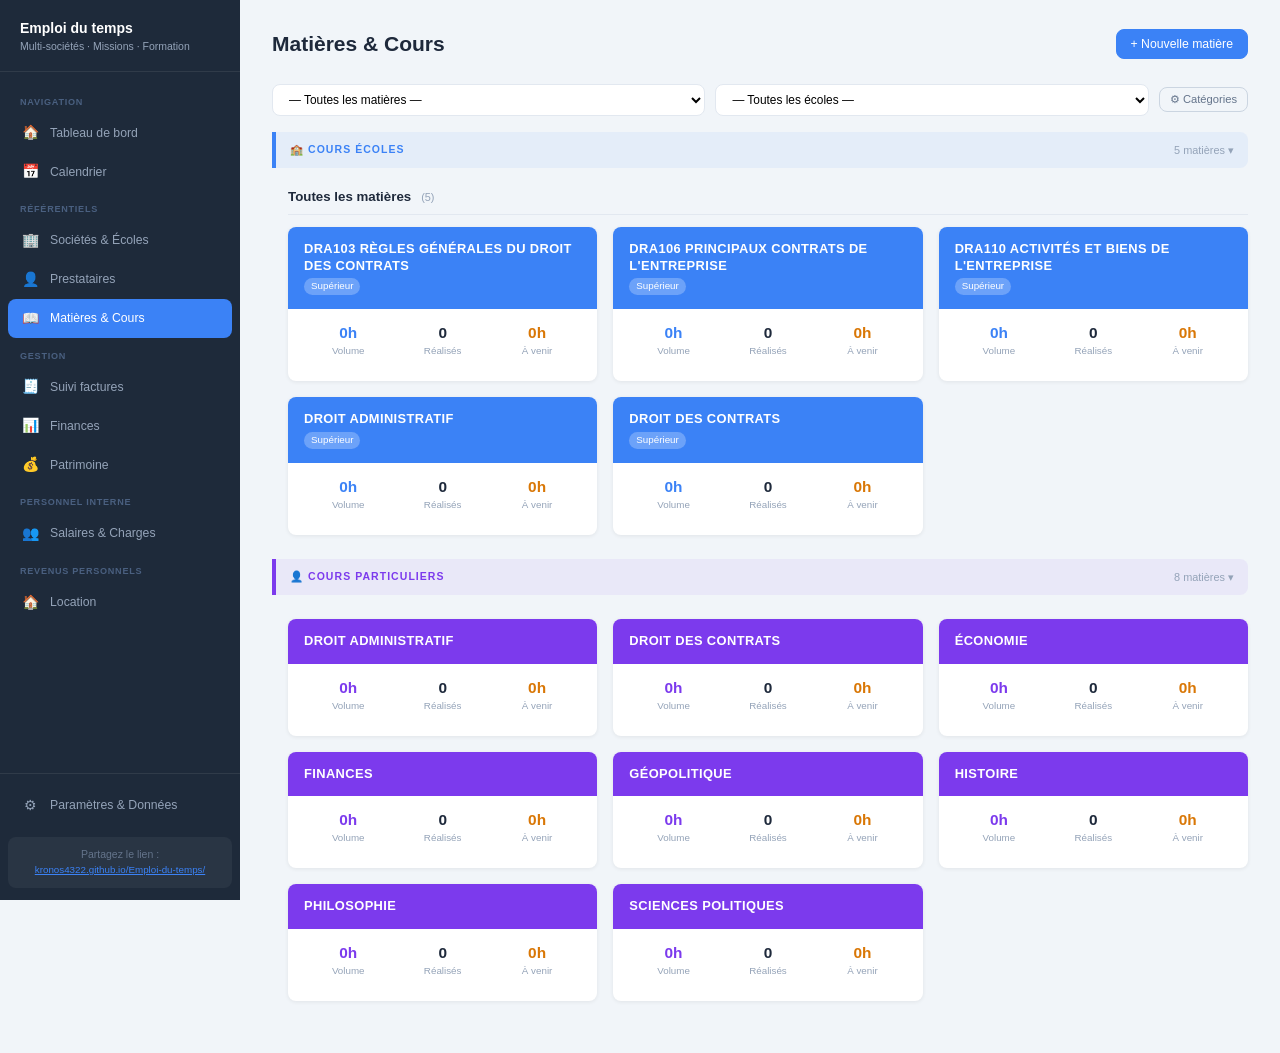
<file: matieres.html>
<!DOCTYPE html>
<html lang="fr">
<head>
  <meta charset="UTF-8">
  <title>Matières — Emploi du temps</title>
  <link rel="stylesheet" href="css/style.css?v=202608261501">
  <link rel="manifest" href="manifest.json">
  <meta name="theme-color" content="#3b82f6">
  <meta name="mobile-web-app-capable" content="yes">
  <meta name="apple-mobile-web-app-capable" content="yes">
  <meta name="apple-mobile-web-app-title" content="Planning">
  <link rel="apple-touch-icon" href="icons/icon.svg">
  <script>if('serviceWorker' in navigator) navigator.serviceWorker.register('sw.js');</script>
</head>
<body>
  <aside id="sidebar"></aside>
  <div id="app-main">
    <main id="main-content">
      <div class="page-header">
        <h1 class="page-title">Matières & Cours</h1>
        <div class="page-actions">
          <button class="btn btn-primary" id="btn-new-subject">+ Nouvelle matière</button>
        </div>
      </div>
      <div id="subjects-list"></div>
    </main>
  </div>
  <script src="js/utils.js?v=202608261501"></script>
  <script src="js/data.js?v=202608261501"></script>
  <script src="js/modals.js?v=202608261501"></script>
  <script src="js/nav.js?v=202608261501"></script>
  <script src="js/pages/matieres.js?v=202608261501"></script>
</body>
</html>
</file>
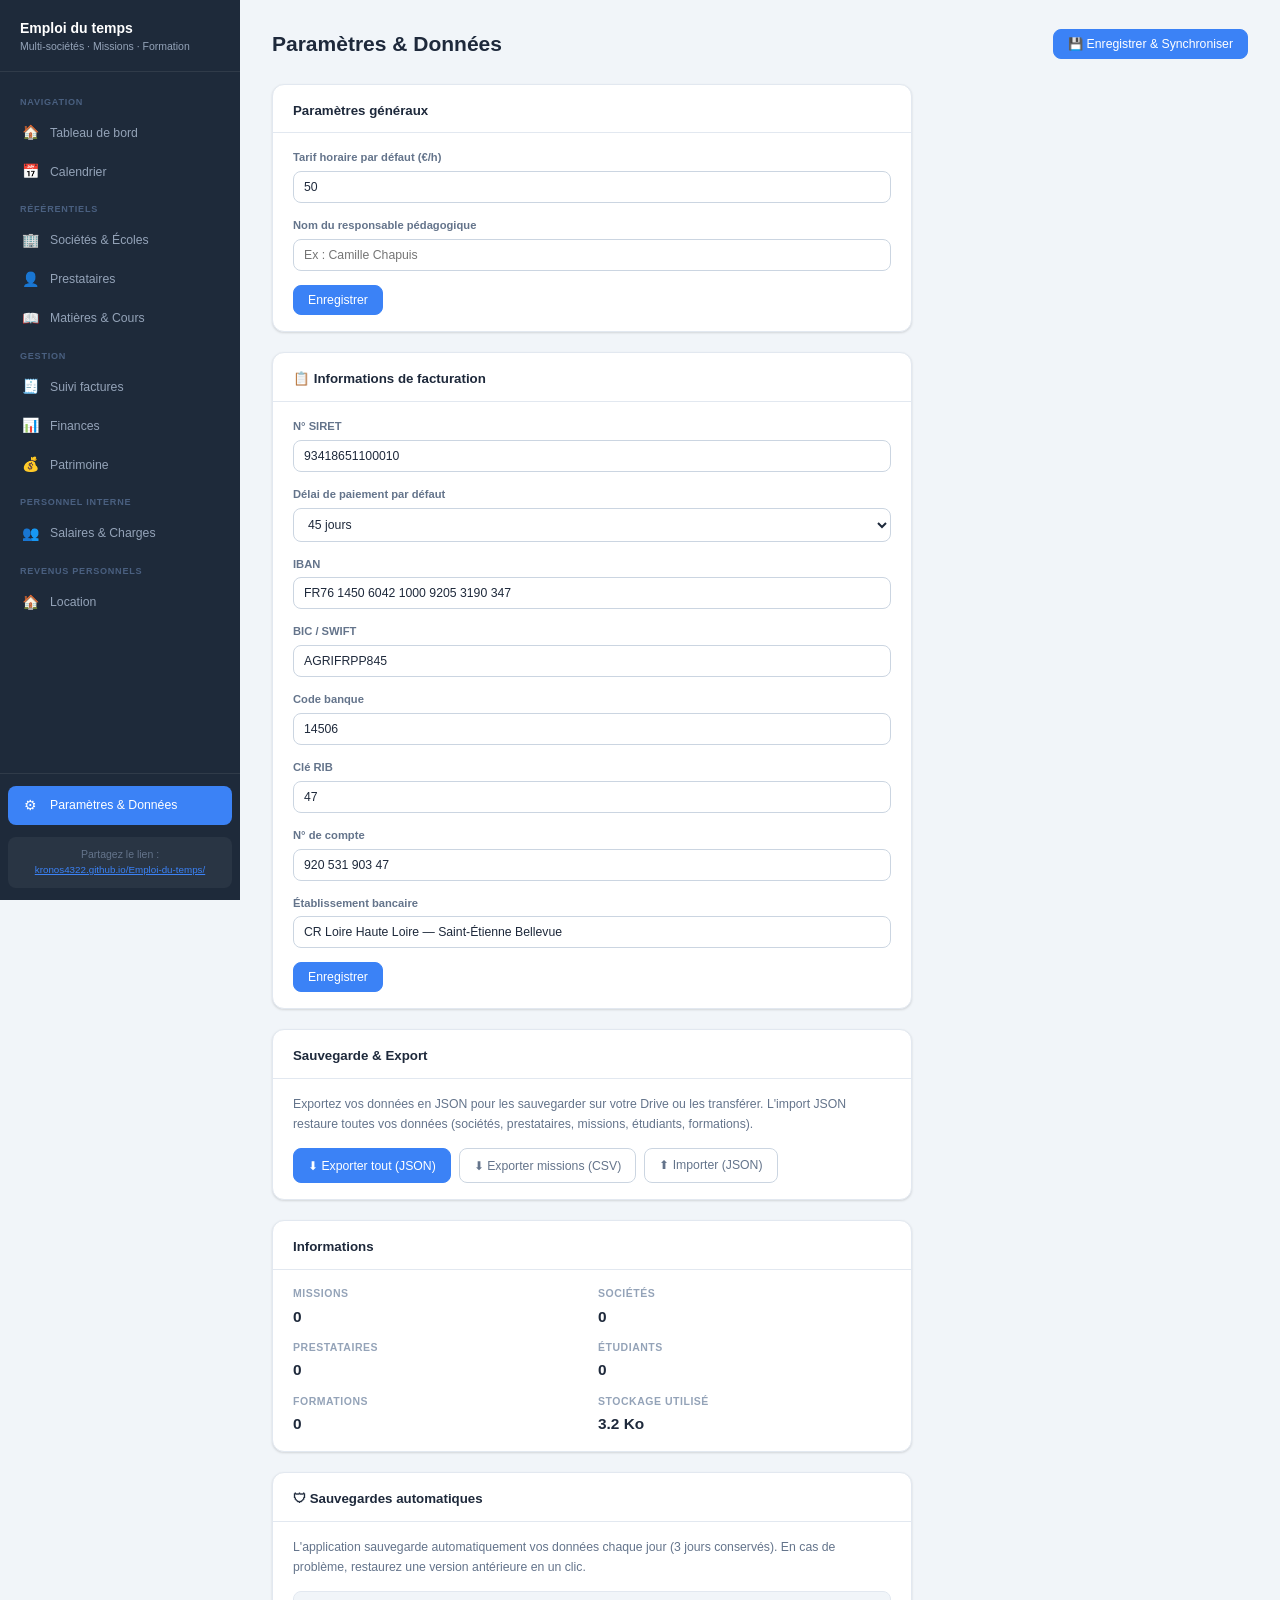
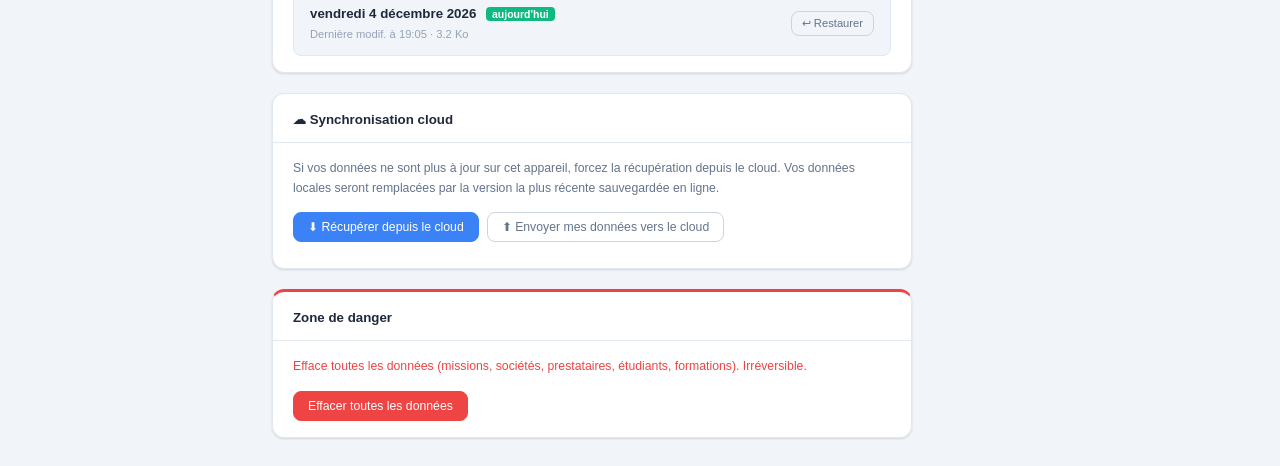
<file: parametres.html>
<!DOCTYPE html>
<html lang="fr">
<head>
  <meta charset="UTF-8">
  <meta name="viewport" content="width=device-width, initial-scale=1.0">
  <title>Paramètres — Emploi du temps</title>
  <link rel="stylesheet" href="css/style.css?v=202608261501">
  <link rel="manifest" href="manifest.json">
  <meta name="theme-color" content="#3b82f6">
  <meta name="mobile-web-app-capable" content="yes">
  <meta name="apple-mobile-web-app-capable" content="yes">
  <meta name="apple-mobile-web-app-title" content="Planning">
  <link rel="apple-touch-icon" href="icons/icon.svg">
  <script>if('serviceWorker' in navigator) navigator.serviceWorker.register('sw.js');</script>
</head>
<body>

  <aside id="sidebar"></aside>

  <div id="app-main">
    <main id="main-content">

      <div class="page-header">
        <h1 class="page-title">Paramètres &amp; Données</h1>
        <div class="page-actions">
          <button class="btn btn-primary" id="btn-global-save">💾 Enregistrer &amp; Synchroniser</button>
        </div>
      </div>

      <div class="settings-grid">

        <!-- Paramètres généraux -->
        <div class="card">
          <div class="card-header"><h2 class="card-title">Paramètres généraux</h2></div>
          <div class="card-body">
            <div class="form-grid">
              <div class="form-group form-col-2">
                <label for="set-rate">Tarif horaire par défaut (€/h)</label>
                <input type="number" id="set-rate" class="form-input" min="0" step="0.5" value="35">
              </div>
              <div class="form-group form-col-2">
                <label for="set-responsable">Nom du responsable pédagogique</label>
                <input type="text" id="set-responsable" class="form-input" placeholder="Ex : Camille Chapuis" value="">
              </div>
            </div>
            <div class="settings-actions" style="margin-top:14px">
              <button class="btn btn-primary" id="btn-save-settings">Enregistrer</button>
            </div>
          </div>
        </div>

        <!-- Informations de facturation -->
        <div class="card">
          <div class="card-header"><h2 class="card-title">📋 Informations de facturation</h2></div>
          <div class="card-body">
            <div class="form-grid">
              <div class="form-group form-col-2">
                <label for="set-siret">N° SIRET</label>
                <input type="text" id="set-siret" class="form-input" placeholder="92192154000016">
              </div>
              <div class="form-group form-col-2">
                <label for="set-payment-delay">Délai de paiement par défaut</label>
                <select id="set-payment-delay" class="form-input">
                  <option value="30 jours">30 jours</option>
                  <option value="45 jours">45 jours</option>
                  <option value="60 jours">60 jours</option>
                  <option value="À réception">À réception</option>
                </select>
              </div>
              <div class="form-group form-col-2">
                <label for="set-iban">IBAN</label>
                <input type="text" id="set-iban" class="form-input" placeholder="FR76 1450 6042 1000 9205 3190 347">
              </div>
              <div class="form-group form-col-2">
                <label for="set-bic">BIC / SWIFT</label>
                <input type="text" id="set-bic" class="form-input" placeholder="AGRIFRPP845">
              </div>
              <div class="form-group form-col-2">
                <label for="set-codebanque">Code banque</label>
                <input type="text" id="set-codebanque" class="form-input" placeholder="14506">
              </div>
              <div class="form-group form-col-2">
                <label for="set-clerib">Clé RIB</label>
                <input type="text" id="set-clerib" class="form-input" placeholder="47">
              </div>
              <div class="form-group form-col-2">
                <label for="set-numcompte">N° de compte</label>
                <input type="text" id="set-numcompte" class="form-input" placeholder="920 531 903 47">
              </div>
              <div class="form-group form-col-2">
                <label for="set-bankname">Établissement bancaire</label>
                <input type="text" id="set-bankname" class="form-input" placeholder="CR Loire Haute Loire">
              </div>
            </div>
            <div class="settings-actions" style="margin-top:14px">
              <button class="btn btn-primary" id="btn-save-invoice-settings">Enregistrer</button>
            </div>
          </div>
        </div>

        <!-- Sauvegarde & Export -->
        <div class="card">
          <div class="card-header"><h2 class="card-title">Sauvegarde &amp; Export</h2></div>
          <div class="card-body">
            <p class="settings-description">
              Exportez vos données en JSON pour les sauvegarder sur votre Drive ou les transférer.
              L'import JSON restaure toutes vos données (sociétés, prestataires, missions, étudiants, formations).
            </p>
            <div class="settings-actions">
              <button class="btn btn-primary" id="btn-export-json">⬇ Exporter tout (JSON)</button>
              <button class="btn btn-ghost"   id="btn-export-csv">⬇ Exporter missions (CSV)</button>
              <label class="btn btn-ghost" style="cursor:pointer">
                ⬆ Importer (JSON)
                <input type="file" id="input-import" accept=".json" style="display:none">
              </label>
            </div>
          </div>
        </div>

        <!-- Informations -->
        <div class="card">
          <div class="card-header"><h2 class="card-title">Informations</h2></div>
          <div class="card-body">
            <div class="info-grid">
              <div class="info-item">
                <span class="info-label">Missions</span>
                <span class="info-value" id="info-courses">—</span>
              </div>
              <div class="info-item">
                <span class="info-label">Sociétés</span>
                <span class="info-value" id="info-schools">—</span>
              </div>
              <div class="info-item">
                <span class="info-label">Prestataires</span>
                <span class="info-value" id="info-providers">—</span>
              </div>
              <div class="info-item">
                <span class="info-label">Étudiants</span>
                <span class="info-value" id="info-students">—</span>
              </div>
              <div class="info-item">
                <span class="info-label">Formations</span>
                <span class="info-value" id="info-formations">—</span>
              </div>
              <div class="info-item">
                <span class="info-label">Stockage utilisé</span>
                <span class="info-value" id="info-storage">—</span>
              </div>
            </div>
          </div>
        </div>

        <!-- Sauvegardes automatiques -->
        <div class="card">
          <div class="card-header"><h2 class="card-title">🛡 Sauvegardes automatiques</h2></div>
          <div class="card-body">
            <p class="settings-description">
              L'application sauvegarde automatiquement vos données chaque jour (3 jours conservés).
              En cas de problème, restaurez une version antérieure en un clic.
            </p>
            <div id="backups-list" style="margin-top:12px;display:flex;flex-direction:column;gap:10px;">
              <p style="color:var(--text-muted);font-size:0.9rem">Aucune sauvegarde disponible.</p>
            </div>
          </div>
        </div>

        <!-- Synchronisation cloud -->
        <div class="card">
          <div class="card-header"><h2 class="card-title">☁ Synchronisation cloud</h2></div>
          <div class="card-body">
            <p class="settings-description">
              Si vos données ne sont plus à jour sur cet appareil, forcez la récupération depuis le cloud.
              Vos données locales seront remplacées par la version la plus récente sauvegardée en ligne.
            </p>
            <div class="settings-actions">
              <button class="btn btn-primary" id="btn-force-pull">⬇ Récupérer depuis le cloud</button>
              <button class="btn btn-ghost"   id="btn-force-push">⬆ Envoyer mes données vers le cloud</button>
            </div>
            <div id="sync-status" style="margin-top:10px;font-size:0.85rem;color:var(--text-muted)"></div>
          </div>
        </div>

        <!-- Zone de danger -->
        <div class="card card-danger">
          <div class="card-header"><h2 class="card-title">Zone de danger</h2></div>
          <div class="card-body">
            <p class="settings-description danger-text">
              Efface toutes les données (missions, sociétés, prestataires, étudiants, formations). Irréversible.
            </p>
            <div class="settings-actions">
              <button class="btn btn-danger" id="btn-reset-all">Effacer toutes les données</button>
            </div>
          </div>
        </div>

      </div>

    </main>
  </div>

  <script src="js/utils.js?v=202608261501"></script>
  <script src="js/data.js?v=202608261501"></script>
  <script src="js/modals.js?v=202608261501"></script>
  <script src="js/nav.js?v=202608261501"></script>
  <script src="js/pages/parametres.js?v=202608261501"></script>

</body>
</html>
</file>
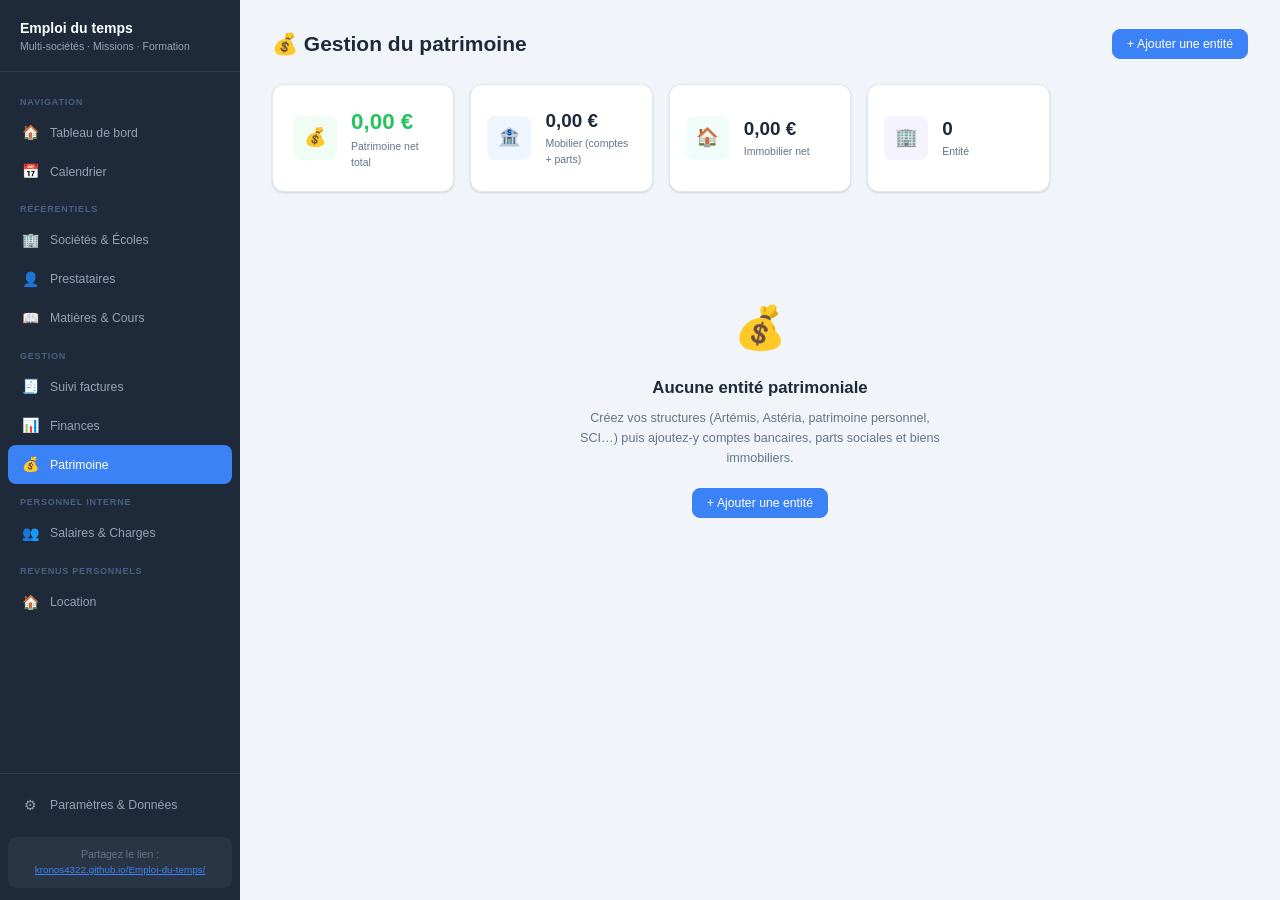
<file: patrimoine.html>
<!DOCTYPE html>
<html lang="fr">
<head>
  <meta charset="UTF-8">
  <meta name="viewport" content="width=device-width, initial-scale=1.0">
  <title>Patrimoine — Emploi du temps</title>
  <link rel="stylesheet" href="css/style.css?v=202608261501">
  <link rel="manifest" href="manifest.json">
  <meta name="theme-color" content="#3b82f6">
  <meta name="mobile-web-app-capable" content="yes">
  <meta name="apple-mobile-web-app-capable" content="yes">
  <meta name="apple-mobile-web-app-title" content="Planning">
  <link rel="apple-touch-icon" href="icons/icon.svg">
  <script>if('serviceWorker' in navigator) navigator.serviceWorker.register('sw.js');</script>
</head>
<body>
  <aside id="sidebar"></aside>
  <div id="app-main">
    <main id="main-content">
      <div class="page-header">
        <h1 class="page-title">💰 Gestion du patrimoine</h1>
        <button class="btn btn-primary" id="btn-add-entity">+ Ajouter une entité</button>
      </div>
      <div class="kpi-grid" id="wealth-kpis" style="margin-bottom:24px"></div>
      <div id="entities-list"></div>
    </main>
  </div>
  <script src="js/utils.js?v=202608261501"></script>
  <script src="js/data.js?v=202608261501"></script>
  <script src="js/modals.js?v=202608261501"></script>
  <script src="js/nav.js?v=202608261501"></script>
  <script src="js/pages/patrimoine.js?v=202608261501"></script>
</body>
</html>
</file>
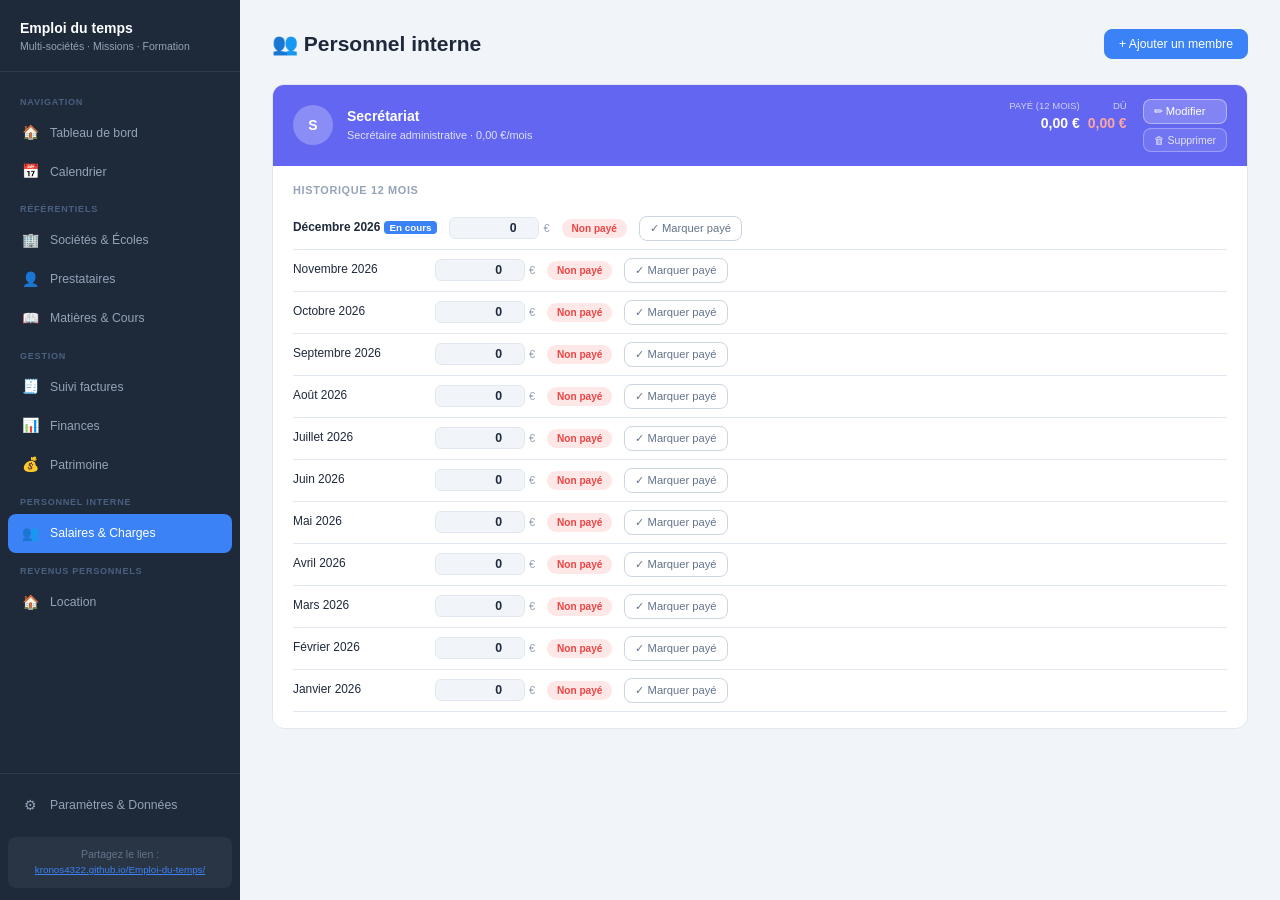
<file: personnel.html>
<!DOCTYPE html>
<html lang="fr">
<head>
  <meta charset="UTF-8">
  <meta name="viewport" content="width=device-width, initial-scale=1.0">
  <title>Personnel interne — Emploi du temps</title>
  <link rel="stylesheet" href="css/style.css?v=202608261501">
  <link rel="manifest" href="manifest.json">
  <meta name="theme-color" content="#3b82f6">
  <meta name="mobile-web-app-capable" content="yes">
  <meta name="apple-mobile-web-app-capable" content="yes">
  <meta name="apple-mobile-web-app-title" content="Planning">
  <link rel="apple-touch-icon" href="icons/icon.svg">
  <script>if('serviceWorker' in navigator) navigator.serviceWorker.register('sw.js');</script>
</head>
<body>
  <aside id="sidebar"></aside>
  <div id="app-main">
    <main id="main-content">
      <div class="page-header">
        <h1 class="page-title">👥 Personnel interne</h1>
        <button class="btn btn-primary" id="btn-add-staff">+ Ajouter un membre</button>
      </div>
      <div id="staff-list"></div>
    </main>
  </div>
  <script src="js/utils.js?v=202608261501"></script>
  <script src="js/data.js?v=202608261501"></script>
  <script src="js/modals.js?v=202608261501"></script>
  <script src="js/nav.js?v=202608261501"></script>
  <script src="js/pages/personnel.js?v=202608261501"></script>
</body>
</html>
</file>
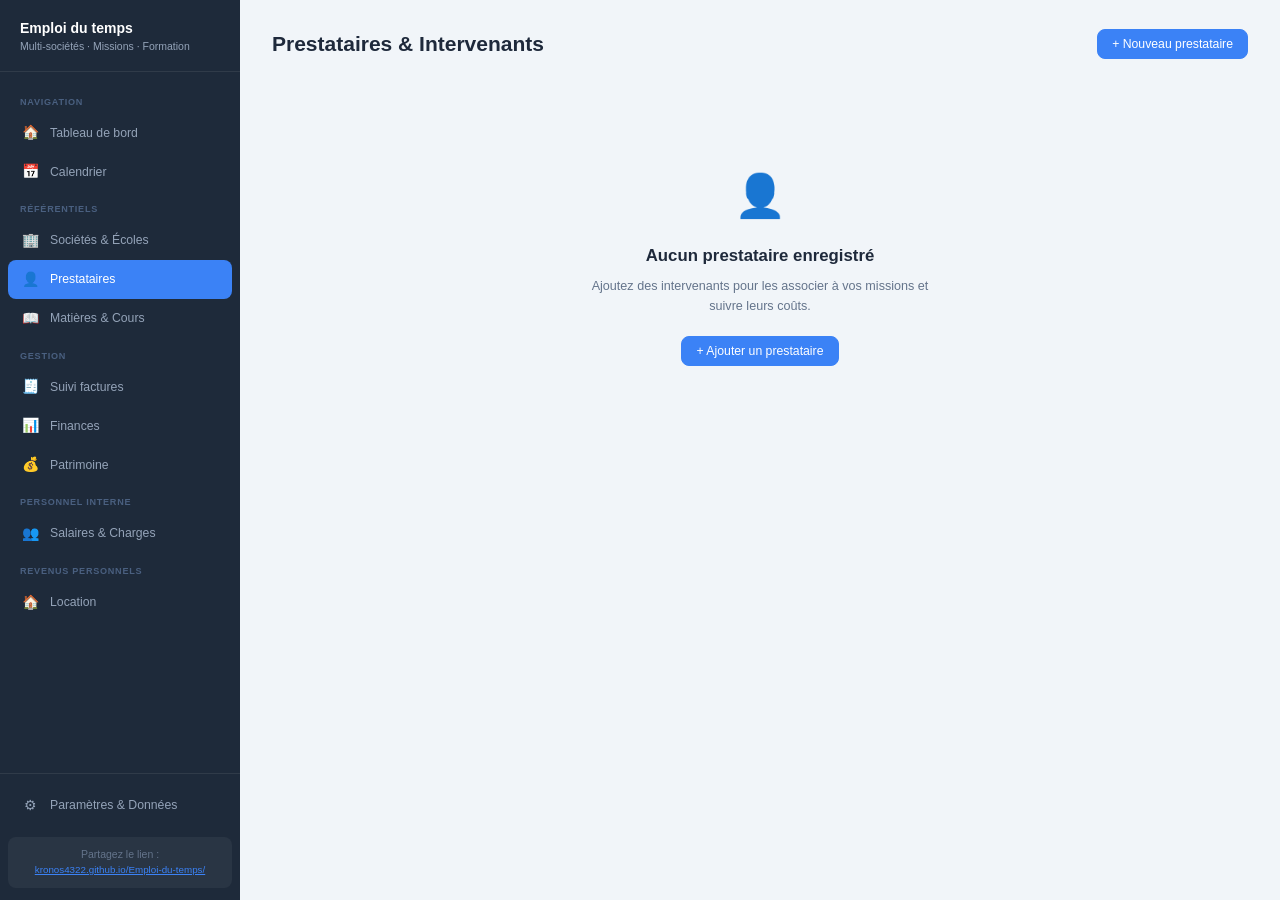
<file: prestataires.html>
<!DOCTYPE html>
<html lang="fr">
<head>
  <meta charset="UTF-8">
  <meta name="viewport" content="width=device-width, initial-scale=1.0">
  <title>Prestataires — Emploi du temps</title>
  <link rel="stylesheet" href="css/style.css?v=202608261501">
  <link rel="manifest" href="manifest.json">
  <meta name="theme-color" content="#3b82f6">
  <meta name="mobile-web-app-capable" content="yes">
  <meta name="apple-mobile-web-app-capable" content="yes">
  <meta name="apple-mobile-web-app-title" content="Planning">
  <link rel="apple-touch-icon" href="icons/icon.svg">
  <script>if('serviceWorker' in navigator) navigator.serviceWorker.register('sw.js');</script>
</head>
<body>

  <aside id="sidebar"></aside>

  <div id="app-main">
    <main id="main-content">

      <div class="page-header">
        <h1 class="page-title">Prestataires &amp; Intervenants</h1>
        <div class="page-actions">
          <button class="btn btn-primary" id="btn-new-provider">+ Nouveau prestataire</button>
        </div>
      </div>

      <!-- Liste des fiches prestataires (rendu par JS) -->
      <div id="providers-list" class="providers-list">
        <p class="empty-state">Chargement…</p>
      </div>

    </main>
  </div>

  <script src="js/utils.js?v=202608261501"></script>
  <script src="js/data.js?v=202608261501"></script>
  <script src="js/modals.js?v=202608261501"></script>
  <script src="js/nav.js?v=202608261501"></script>
  <script src="js/pages/prestataires.js?v=202608261501"></script>

</body>
</html>
</file>
<file: css/style.css>
/* ============================================================
   style.css — Styles complets de l'application
   ============================================================ */

/* ── Reset & Base ─────────────────────────────────────────── */

*, *::before, *::after { box-sizing: border-box; margin: 0; padding: 0; }

:root {
  --bg: #f1f5f9;
  --bg-card: #ffffff;
  --sidebar-bg: #1e2a3a;
  --sidebar-hover: #2d3e52;
  --sidebar-active: #3b82f6;
  --sidebar-text: #94a3b8;
  --sidebar-text-active: #ffffff;

  --primary: #3b82f6;
  --primary-dark: #2563eb;
  --primary-light: #eff6ff;
  --success: #22c55e;
  --success-light: #f0fdf4;
  --warning: #f59e0b;
  --warning-light: #fffbeb;
  --danger: #ef4444;
  --danger-light: #fef2f2;
  --teal: #14b8a6;
  --purple: #8b5cf6;
  --orange: #f97316;

  --surface: #ffffff;

  --text: #1e293b;
  --text-secondary: #64748b;
  --text-muted: #94a3b8;
  --border: #e2e8f0;
  --border-strong: #cbd5e1;

  --radius: 8px;
  --radius-lg: 12px;
  --shadow: 0 1px 3px rgba(0,0,0,0.08), 0 1px 2px rgba(0,0,0,0.06);
  --shadow-md: 0 4px 6px -1px rgba(0,0,0,0.1), 0 2px 4px -2px rgba(0,0,0,0.1);
  --shadow-lg: 0 10px 15px -3px rgba(0,0,0,0.1), 0 4px 6px -4px rgba(0,0,0,0.1);

  --sidebar-width: 240px;
  --topbar-height: 0px;
  --font: -apple-system, BlinkMacSystemFont, 'Segoe UI', Roboto, 'Helvetica Neue', Arial, sans-serif;
}

html { font-size: 14px; }

body {
  font-family: var(--font);
  background: var(--bg);
  color: var(--text);
  line-height: 1.5;
  overflow-x: hidden;
  min-height: 100vh;
  display: flex;
}

/* ── Sidebar ──────────────────────────────────────────────── */

#sidebar {
  width: var(--sidebar-width);
  min-height: 100vh;
  background: var(--sidebar-bg);
  display: flex;
  flex-direction: column;
  position: fixed;
  top: 0; left: 0; bottom: 0;
  z-index: 100;
  overflow-y: auto;
}

.sidebar-logo {
  padding: 20px 20px 16px;
  border-bottom: 1px solid rgba(255,255,255,0.08);
}

.sidebar-logo h1 {
  font-size: 1rem;
  font-weight: 700;
  color: #ffffff;
  line-height: 1.2;
}

.sidebar-logo p {
  font-size: 0.75rem;
  color: var(--sidebar-text);
  margin-top: 2px;
}

.sidebar-nav {
  padding: 12px 8px;
  flex: 1;
}

.nav-section-label {
  font-size: 0.65rem;
  font-weight: 600;
  letter-spacing: 0.08em;
  text-transform: uppercase;
  color: #4a6080;
  padding: 12px 12px 4px;
}

.nav-link {
  display: flex;
  align-items: center;
  gap: 10px;
  padding: 9px 12px;
  border-radius: var(--radius);
  color: var(--sidebar-text);
  text-decoration: none;
  font-size: 0.875rem;
  font-weight: 500;
  cursor: pointer;
  transition: background 0.15s, color 0.15s;
  user-select: none;
}

.nav-link:hover {
  background: var(--sidebar-hover);
  color: #e2e8f0;
}

.nav-link.active {
  background: var(--primary);
  color: var(--sidebar-text-active);
}

.nav-icon { font-size: 1rem; width: 20px; text-align: center; flex-shrink: 0; }

.sidebar-footer {
  padding: 12px 8px;
  border-top: 1px solid rgba(255,255,255,0.08);
}

/* ── Main content ─────────────────────────────────────────── */

#app-main {
  margin-left: var(--sidebar-width);
  flex: 1;
  min-height: 100vh;
  display: flex;
  flex-direction: column;
}

#main-content {
  padding: 28px 32px;
  flex: 1;
  max-width: 1400px;
  width: 100%;
}

/* ── Page header ─────────────────────────────────────────── */

.page-header {
  display: flex;
  align-items: center;
  justify-content: space-between;
  margin-bottom: 24px;
  gap: 12px;
}

.page-title {
  font-size: 1.5rem;
  font-weight: 700;
  color: var(--text);
}

.page-actions { display: flex; gap: 8px; align-items: center; }

/* ── Buttons ─────────────────────────────────────────────── */

.btn {
  display: inline-flex;
  align-items: center;
  gap: 6px;
  padding: 7px 14px;
  border: 1px solid transparent;
  border-radius: var(--radius);
  font-size: 0.875rem;
  font-weight: 500;
  cursor: pointer;
  transition: all 0.15s;
  white-space: nowrap;
  text-decoration: none;
  font-family: var(--font);
}

.btn-primary {
  background: var(--primary);
  color: white;
  border-color: var(--primary);
}
.btn-primary:hover { background: var(--primary-dark); border-color: var(--primary-dark); }

.btn-ghost {
  background: transparent;
  color: var(--text-secondary);
  border-color: var(--border-strong);
}
.btn-ghost:hover { background: var(--bg); color: var(--text); }

.btn-danger {
  background: var(--danger);
  color: white;
  border-color: var(--danger);
}
.btn-danger:hover { background: #dc2626; }

.btn-danger-text { color: var(--danger) !important; }
.btn-danger-text:hover { background: var(--danger-light) !important; border-color: var(--danger) !important; }

.btn-sm { padding: 5px 10px; font-size: 0.8rem; }
.btn-link { background: none; border: none; color: var(--primary); cursor: pointer; font-size: 0.8rem; font-family: var(--font); }
.btn-link:hover { text-decoration: underline; }
.btn-icon { padding: 7px 10px; font-size: 1.1rem; font-weight: 700; }
.btn-today { font-size: 0.8rem; }

.btn-icon-sm {
  background: none;
  border: none;
  cursor: pointer;
  padding: 4px 6px;
  border-radius: 4px;
  font-size: 0.85rem;
  color: var(--text-secondary);
  transition: background 0.12s;
}
.btn-icon-sm:hover { background: var(--border); }
.btn-icon-danger:hover { background: var(--danger-light); color: var(--danger); }

/* ── Cards ───────────────────────────────────────────────── */

.card {
  background: var(--bg-card);
  border-radius: var(--radius-lg);
  border: 1px solid var(--border);
  box-shadow: var(--shadow);
  overflow: hidden;
}

.card-header {
  display: flex;
  align-items: center;
  justify-content: space-between;
  padding: 16px 20px 12px;
  border-bottom: 1px solid var(--border);
}

.card-title { font-size: 0.95rem; font-weight: 600; color: var(--text); }

.card-body { padding: 16px 20px; }

.card-alert { border-left: 3px solid var(--warning); }
.card-success-light { border-left: 3px solid var(--success); }
.card-danger { border-top: 3px solid var(--danger); }

/* ── KPI Grid ────────────────────────────────────────────── */

.kpi-grid {
  display: grid;
  grid-template-columns: repeat(auto-fill, minmax(180px, 1fr));
  gap: 16px;
  margin-bottom: 24px;
}

.kpi-finance { grid-template-columns: repeat(auto-fill, minmax(200px, 1fr)); }

.kpi-card {
  background: var(--bg-card);
  border-radius: var(--radius-lg);
  border: 1px solid var(--border);
  box-shadow: var(--shadow);
  padding: 16px;
  display: flex;
  align-items: center;
  gap: 14px;
}

.kpi-large { padding: 20px; }

.kpi-icon {
  width: 44px; height: 44px;
  border-radius: var(--radius);
  display: flex; align-items: center; justify-content: center;
  font-size: 1.3rem;
  flex-shrink: 0;
}

.kpi-blue   { background: #eff6ff; }
.kpi-green  { background: #f0fdf4; }
.kpi-teal   { background: #f0fdfa; }
.kpi-purple { background: #f5f3ff; }
.kpi-orange { background: #fff7ed; }
.kpi-gray   { background: #f8fafc; }
.kpi-red    { background: #fef2f2; }

.kpi-content { min-width: 0; }
.kpi-value { font-size: 1.35rem; font-weight: 700; color: var(--text); white-space: nowrap; }
.kpi-large .kpi-value { font-size: 1.6rem; }
.kpi-label { font-size: 0.75rem; color: var(--text-secondary); margin-top: 1px; }

.kpi-positive .kpi-value { color: var(--success); }
.kpi-negative .kpi-value { color: var(--danger); }
.kpi-alert-card { border-left: 3px solid var(--warning); }
.kpi-success-card { border-left: 3px solid var(--success); }

/* ── Dashboard layout ────────────────────────────────────── */

.dashboard-grid {
  display: grid;
  grid-template-columns: 1fr 360px;
  gap: 20px;
}

.alerts-column { display: flex; flex-direction: column; gap: 16px; }

.course-row {
  display: flex;
  flex-direction: column;
  gap: 4px;
  padding: 10px 12px;
  border-radius: var(--radius);
  margin-bottom: 8px;
  cursor: pointer;
  transition: opacity 0.12s;
}
.course-row:last-child { margin-bottom: 0; }
.course-row:hover { opacity: 0.85; }

.course-row-main { display: flex; justify-content: space-between; align-items: baseline; gap: 8px; }
.course-row-title { font-weight: 600; font-size: 0.875rem; }
.course-row-time { font-size: 0.8rem; color: inherit; opacity: 0.85; white-space: nowrap; }

.course-row-meta { display: flex; align-items: center; gap: 8px; flex-wrap: wrap; }
.course-row-date { font-size: 0.8rem; font-weight: 500; }
.course-row-location { font-size: 0.78rem; opacity: 0.8; }

.course-school-badge {
  font-size: 0.7rem;
  padding: 2px 6px;
  border-radius: 10px;
  font-weight: 600;
}

.course-row-compact {
  display: flex;
  align-items: center;
  gap: 8px;
  padding: 7px 0;
  border-bottom: 1px solid var(--border);
  cursor: pointer;
}
.course-row-compact:last-child { border-bottom: none; }
.course-row-compact:hover { background: var(--bg); margin: 0 -4px; padding: 7px 4px; border-radius: 4px; }

.course-dot { width: 8px; height: 8px; border-radius: 50%; flex-shrink: 0; }
.course-compact-title { flex: 1; font-size: 0.85rem; font-weight: 500; }
.course-compact-date { font-size: 0.78rem; color: var(--text-secondary); }
.course-compact-amount { font-size: 0.8rem; font-weight: 600; color: var(--success); }

.success-message { color: var(--success); font-size: 0.875rem; font-weight: 500; }

/* ── Badges ──────────────────────────────────────────────── */

.badge {
  display: inline-flex;
  align-items: center;
  padding: 2px 8px;
  border-radius: 10px;
  font-size: 0.72rem;
  font-weight: 600;
  white-space: nowrap;
}

.badge-sm { padding: 1px 5px; font-size: 0.68rem; }

.badge-planned   { background: #eff6ff; color: var(--primary); }
.badge-done      { background: #f0fdf4; color: #16a34a; }
.badge-cancelled { background: #f1f5f9; color: var(--text-muted); text-decoration: line-through; }
.badge-warning   { background: var(--warning-light); color: #b45309; }
.badge-danger    { background: var(--danger-light); color: var(--danger); }
.badge-success   { background: #f0fdf4; color: #16a34a; }
.badge-invoiced  { background: #f5f3ff; color: var(--purple); }
.badge-inactive  { background: #f1f5f9; color: var(--text-muted); }
.badge-visio     { background: #f0fdfa; color: #0f766e; }
.badge-recurring { background: #eff6ff; color: var(--primary); }

/* ── Forms ───────────────────────────────────────────────── */

.form-grid {
  display: grid;
  grid-template-columns: 1fr 1fr;
  gap: 14px;
}

.form-group { display: flex; flex-direction: column; gap: 5px; }
.form-col-2 { grid-column: span 2; }

label {
  font-size: 0.8rem;
  font-weight: 600;
  color: var(--text-secondary);
}

.form-input {
  padding: 8px 10px;
  border: 1px solid var(--border-strong);
  border-radius: var(--radius);
  font-size: 0.875rem;
  font-family: var(--font);
  color: var(--text);
  background: white;
  transition: border-color 0.15s, box-shadow 0.15s;
  width: 100%;
}

.form-input:focus {
  outline: none;
  border-color: var(--primary);
  box-shadow: 0 0 0 3px rgba(59,130,246,0.15);
}

.form-textarea {
  resize: vertical;
  min-height: 64px;
}

.form-section-title {
  font-size: 0.8rem;
  font-weight: 700;
  color: var(--text-secondary);
  text-transform: uppercase;
  letter-spacing: 0.06em;
  padding-top: 8px;
  border-top: 1px solid var(--border);
}

/* Color picker */
.color-picker-row { display: flex; align-items: center; gap: 10px; flex-wrap: wrap; }
.color-swatches { display: flex; flex-wrap: wrap; gap: 6px; }
.color-swatch {
  width: 24px; height: 24px;
  border-radius: 50%;
  border: 2px solid transparent;
  cursor: pointer;
  transition: transform 0.12s, border-color 0.12s;
}
.color-swatch:hover { transform: scale(1.15); }
.color-swatch.selected { border-color: white; box-shadow: 0 0 0 2px var(--primary); transform: scale(1.1); }
.color-input { width: 44px; height: 34px; padding: 2px; cursor: pointer; }

/* Revenue preview */
.revenue-preview {
  display: flex;
  flex-wrap: wrap;
  gap: 16px;
  padding: 10px 12px;
  background: #f8fafc;
  border-radius: var(--radius);
  border: 1px solid var(--border);
  margin-top: 4px;
  font-size: 0.85rem;
}
.preview-item { color: var(--text); }
.preview-margin { color: var(--success); font-weight: 700; }

/* ── Filters bar ──────────────────────────────────────────── */

.filters-bar {
  display: flex;
  flex-wrap: wrap;
  gap: 8px;
  margin-bottom: 16px;
  align-items: center;
}

.filter-search { min-width: 200px; flex: 1; max-width: 280px; }
.filter-select { min-width: 140px; }

/* ── Tables ──────────────────────────────────────────────── */

.table-wrapper, .report-table-wrapper {
  background: var(--bg-card);
  border-radius: var(--radius-lg);
  border: 1px solid var(--border);
  box-shadow: var(--shadow);
  overflow-x: auto;
}

.data-table {
  width: 100%;
  border-collapse: collapse;
  font-size: 0.85rem;
}

.data-table th {
  padding: 10px 12px;
  text-align: left;
  font-weight: 600;
  font-size: 0.78rem;
  color: var(--text-secondary);
  background: #f8fafc;
  border-bottom: 1px solid var(--border);
  white-space: nowrap;
}

.data-table td {
  padding: 10px 12px;
  border-bottom: 1px solid var(--border);
  vertical-align: middle;
}

.data-table tr:last-child td { border-bottom: none; }

.table-row { cursor: pointer; transition: background 0.1s; }
.table-row:hover td { background: #f8fafc; }
.row-cancelled td { opacity: 0.6; }

.cell-date { white-space: nowrap; color: var(--text-secondary); }
.cell-time { white-space: nowrap; font-variant-numeric: tabular-nums; }
.cell-center { text-align: center; }
.cell-money { text-align: right; font-variant-numeric: tabular-nums; font-weight: 500; white-space: nowrap; }
.cell-cost { color: var(--danger); }
.cell-subtitle { font-size: 0.75rem; color: var(--text-muted); margin-top: 1px; }
.cell-actions { text-align: right; white-space: nowrap; }
.cell-provider { color: var(--text-secondary); }

.title-with-dot { display: flex; align-items: center; gap: 6px; flex-wrap: wrap; }
.school-dot { width: 8px; height: 8px; border-radius: 50%; flex-shrink: 0; }

.school-tag {
  display: inline-flex;
  padding: 2px 8px;
  border-radius: 10px;
  font-size: 0.72rem;
  font-weight: 600;
}

.table-total td { background: #f8fafc; font-weight: 600; border-top: 2px solid var(--border-strong); }

.list-summary {
  display: flex;
  gap: 10px;
  font-size: 0.82rem;
  color: var(--text-secondary);
  margin-bottom: 12px;
  padding: 0 2px;
}

.empty-state { color: var(--text-muted); font-size: 0.875rem; padding: 12px 0; }
.empty-state-cell { text-align: center; padding: 32px; color: var(--text-muted); }

/* ── Calendar ─────────────────────────────────────────────── */

.calendar-toolbar {
  display: flex;
  align-items: center;
  justify-content: space-between;
  margin-bottom: 16px;
  gap: 12px;
  flex-wrap: wrap;
}

.cal-nav { display: flex; align-items: center; gap: 4px; }
.cal-title { font-weight: 600; font-size: 0.95rem; color: var(--text); flex: 1; text-align: center; }
.cal-view-switcher { display: flex; gap: 4px; }

/* Week view */
.week-view {
  background: var(--bg-card);
  border-radius: var(--radius-lg);
  border: 1px solid var(--border);
  box-shadow: var(--shadow);
  overflow: hidden;
  display: flex;
  flex-direction: column;
}

.week-header {
  display: grid;
  grid-template-columns: 52px repeat(7, 1fr);
  border-bottom: 2px solid var(--border);
  background: #f8fafc;
  position: sticky;
  top: 0;
  z-index: 10;
}

.week-time-gutter { border-right: 1px solid var(--border); }

.week-day-header {
  display: flex;
  flex-direction: column;
  align-items: center;
  padding: 8px 4px;
  border-right: 1px solid var(--border);
  font-size: 0.8rem;
  color: var(--text-secondary);
}
.week-day-header:last-child { border-right: none; }
.week-day-header.today { background: #eff6ff; }
.week-day-name { font-weight: 500; font-size: 0.72rem; text-transform: uppercase; letter-spacing: 0.04em; }
.week-day-num {
  width: 28px; height: 28px;
  display: flex; align-items: center; justify-content: center;
  border-radius: 50%;
  font-size: 0.9rem;
  font-weight: 600;
  cursor: pointer;
  margin-top: 2px;
  transition: background 0.12s;
}
.week-day-num:hover { background: var(--bg); }
.today-circle { background: var(--primary); color: white; }
.today-circle:hover { background: var(--primary-dark); }

.week-body {
  display: grid;
  grid-template-columns: 52px 1fr;
  height: 600px;
  overflow-y: auto;
  overflow-x: hidden;
}

.week-time-col {
  position: relative;
  border-right: 1px solid var(--border);
  background: #fafafa;
}

.hour-line {
  position: absolute;
  width: 100%;
  display: flex;
  align-items: flex-start;
}

.hour-label {
  font-size: 0.68rem;
  color: var(--text-muted);
  padding: 0 4px;
  user-select: none;
  margin-top: -8px;
  white-space: nowrap;
}

.week-days-grid {
  display: grid;
  grid-template-columns: repeat(7, 1fr);
  position: relative;
  height: 900px; /* 15h × 60px */
  background: repeating-linear-gradient(
    to bottom,
    transparent 0px,
    transparent 59px,
    var(--border) 59px,
    var(--border) 60px
  );
}

.week-day-col {
  border-right: 1px solid var(--border);
  position: relative;
  cursor: pointer;
}
.week-day-col:last-child { border-right: none; }
.week-day-col:hover { background: rgba(59,130,246,0.02); }

/* Day view */
.day-view {
  background: var(--bg-card);
  border-radius: var(--radius-lg);
  border: 1px solid var(--border);
  box-shadow: var(--shadow);
  overflow: hidden;
}

.day-body {
  display: grid;
  grid-template-columns: 52px 1fr;
  height: 650px;
  overflow-y: auto;
  cursor: pointer;
}

.day-time-col {
  position: relative;
  border-right: 1px solid var(--border);
  background: #fafafa;
  height: 900px;
}

.day-events-col {
  height: 900px;
  background: repeating-linear-gradient(
    to bottom,
    transparent 0px,
    transparent 59px,
    var(--border) 59px,
    var(--border) 60px
  );
}

/* Course block in calendar */
.course-block {
  position: absolute;
  left: 2px;
  right: 2px;
  border-radius: 4px;
  padding: 3px 5px;
  overflow: hidden;
  cursor: pointer;
  transition: opacity 0.12s, transform 0.12s;
  z-index: 2;
  min-height: 20px;
}

.course-block:hover { opacity: 0.88; transform: scaleX(0.98); }

.block-title {
  font-size: 0.72rem;
  font-weight: 600;
  line-height: 1.3;
  overflow: hidden;
  display: -webkit-box;
  -webkit-line-clamp: 2;
  -webkit-box-orient: vertical;
}

.block-time { font-size: 0.65rem; opacity: 0.9; margin-top: 1px; }
.block-badge { font-size: 0.6rem; background: rgba(255,255,255,0.3); border-radius: 3px; padding: 0 3px; margin-top: 2px; display: inline-block; }
.block-status-icon { margin-right: 2px; }

/* Now line */
.now-line {
  position: absolute;
  height: 2px;
  background: var(--danger);
  z-index: 5;
}
.now-line::before {
  content: '';
  position: absolute;
  left: -4px;
  top: -4px;
  width: 10px; height: 10px;
  border-radius: 50%;
  background: var(--danger);
}

/* Month view */
.month-view {
  background: var(--bg-card);
  border-radius: var(--radius-lg);
  border: 1px solid var(--border);
  box-shadow: var(--shadow);
  overflow: hidden;
}

.month-header {
  display: grid;
  grid-template-columns: repeat(7, 1fr);
  background: #f8fafc;
  border-bottom: 2px solid var(--border);
}

.month-day-name {
  text-align: center;
  padding: 10px 4px;
  font-size: 0.75rem;
  font-weight: 600;
  color: var(--text-secondary);
  text-transform: uppercase;
  letter-spacing: 0.04em;
}

.month-grid {
  display: grid;
  grid-template-columns: repeat(7, 1fr);
}

.month-cell {
  min-height: 120px;
  border-right: 1px solid var(--border);
  border-bottom: 1px solid var(--border);
  padding: 6px;
  cursor: pointer;
  transition: background 0.1s;
  overflow: hidden;
}
.month-cell:nth-child(7n) { border-right: none; }
.month-cell:hover { background: #f8fafc; }

.month-cell.other-month { background: #fafafa; }
.month-cell.other-month .month-day-num { color: var(--text-muted); }

.month-cell.today { background: #eff6ff; }

.month-cell-header {
  display: flex;
  align-items: center;
  justify-content: space-between;
  margin-bottom: 4px;
}

.month-day-num {
  width: 24px; height: 24px;
  display: flex; align-items: center; justify-content: center;
  border-radius: 50%;
  font-size: 0.8rem;
  font-weight: 600;
  color: var(--text);
}

.month-cell.today .today-circle { background: var(--primary); color: white; }

.month-day-count {
  font-size: 0.68rem;
  background: var(--bg);
  color: var(--text-secondary);
  padding: 1px 5px;
  border-radius: 8px;
  font-weight: 500;
}

.month-event {
  font-size: 0.7rem;
  font-weight: 500;
  padding: 2px 5px;
  border-radius: 3px;
  margin-bottom: 2px;
  cursor: pointer;
  white-space: nowrap;
  overflow: hidden;
  text-overflow: ellipsis;
  transition: opacity 0.1s;
}
.month-event:hover { opacity: 0.8; }

.month-more {
  font-size: 0.69rem;
  color: var(--primary);
  padding: 1px 4px;
  font-weight: 600;
  cursor: pointer;
  border-radius: 4px;
  background: var(--primary)18;
}
.month-more:hover { background: var(--primary)30; }

/* ── Schools ─────────────────────────────────────────────── */

.cards-grid {
  display: flex;
  flex-direction: column;
  gap: 40px;
}

.section-block { display: flex; flex-direction: column; gap: 16px; }
.section-block-header {
  display: flex;
  align-items: center;
  justify-content: space-between;
  border-bottom: 2px solid var(--border);
  padding-bottom: 10px;
}
.section-block-title { font-size: 1.1rem; font-weight: 700; color: var(--text); margin: 0; }
.cards-grid-inner {
  display: grid;
  grid-template-columns: repeat(auto-fill, minmax(320px, 1fr));
  gap: 20px;
}
.empty-state-inline { font-size: 0.9rem; color: var(--text-muted); }
.btn-link { background: none; border: none; color: var(--primary); cursor: pointer; text-decoration: underline; font-size: inherit; padding: 0; }

/* Subsections hiérarchiques (ecoles.js) */
.subsection-block { background: var(--surface); border-radius: var(--radius); padding: 14px 16px; display: flex; flex-direction: column; gap: 10px; }
.subsection-header { display: flex; align-items: center; justify-content: space-between; margin-bottom: 4px; }
.subsection-title { font-size: 0.9rem; font-weight: 600; color: var(--text-muted); }
.empty-state-sm { font-size: 0.82rem; color: var(--text-muted); margin: 0; font-style: italic; }
.btn-xs { padding: 2px 8px; font-size: 0.75rem; }

.school-card {
  background: var(--bg-card);
  border-radius: var(--radius-lg);
  border: 1px solid var(--border);
  box-shadow: var(--shadow);
  overflow: hidden;
  cursor: pointer;
  transition: box-shadow 0.15s, transform 0.15s;
}
.school-card:hover { box-shadow: var(--shadow-md); transform: translateY(-1px); }

.school-card-header {
  display: flex;
  align-items: center;
  gap: 12px;
  padding: 16px 20px;
}

.school-color-dot {
  width: 14px; height: 14px;
  border-radius: 50%;
  flex-shrink: 0;
}

.school-card-title { flex: 1; }
.school-card-title h3 { font-size: 1rem; font-weight: 700; }
.school-contact { font-size: 0.8rem; opacity: 0.8; }

.btn-edit-school {
  background: rgba(255,255,255,0.2);
  border: none;
  cursor: pointer;
  padding: 5px 8px;
  border-radius: 6px;
  font-size: 0.9rem;
  transition: background 0.12s;
}
.btn-edit-school:hover { background: rgba(255,255,255,0.35); }

.school-card-body { padding: 16px 20px; }

.school-info-row {
  font-size: 0.82rem;
  color: var(--text-secondary);
  margin-bottom: 6px;
}
.school-notes { font-style: italic; }

.school-stats {
  display: grid;
  grid-template-columns: repeat(4, 1fr);
  gap: 12px;
  margin-top: 16px;
  padding-top: 12px;
  border-top: 1px solid var(--border);
}

.school-stat { text-align: center; }
.school-stat-value { font-size: 0.95rem; font-weight: 700; color: var(--text); }
.school-stat-label { font-size: 0.7rem; color: var(--text-muted); margin-top: 2px; }

/* ── Providers ───────────────────────────────────────────── */

.providers-list { display: flex; flex-direction: column; gap: 16px; }

.provider-card {
  background: var(--bg-card);
  border-radius: var(--radius-lg);
  border: 1px solid var(--border);
  box-shadow: var(--shadow);
  display: flex;
  align-items: stretch;
  overflow: hidden;
  transition: box-shadow 0.15s;
}
.provider-card:hover { box-shadow: var(--shadow-md); }
.provider-inactive { opacity: 0.65; }

.provider-card-left {
  width: 60px;
  background: linear-gradient(135deg, var(--primary) 0%, var(--purple) 100%);
  display: flex; align-items: center; justify-content: center;
  flex-shrink: 0;
}

.provider-avatar {
  width: 36px; height: 36px;
  background: rgba(255,255,255,0.25);
  border-radius: 50%;
  display: flex; align-items: center; justify-content: center;
  font-size: 0.75rem;
  font-weight: 700;
  color: white;
  text-transform: uppercase;
}

.provider-card-main { flex: 1; padding: 16px 20px; }

.provider-card-header { display: flex; justify-content: space-between; align-items: flex-start; gap: 12px; margin-bottom: 8px; }

.provider-name { font-size: 1rem; font-weight: 700; margin-bottom: 4px; }

.provider-meta { display: flex; flex-wrap: wrap; gap: 6px; align-items: center; }
.provider-structure { font-size: 0.8rem; color: var(--text-secondary); }
.provider-subject { font-size: 0.8rem; background: var(--primary-light); color: var(--primary); padding: 1px 7px; border-radius: 10px; font-weight: 500; }

.provider-rate-badge {
  display: flex;
  flex-direction: column;
  align-items: flex-end;
  flex-shrink: 0;
}
.rate-label { font-size: 0.7rem; color: var(--text-muted); }
.rate-value { font-size: 1rem; font-weight: 700; color: var(--text); }

.provider-contact { display: flex; gap: 16px; font-size: 0.8rem; color: var(--text-secondary); margin-bottom: 6px; }
.provider-notes { font-size: 0.82rem; color: var(--text-secondary); font-style: italic; margin-bottom: 8px; }

.provider-stats {
  display: flex;
  gap: 20px;
  flex-wrap: wrap;
  margin-top: 12px;
  padding-top: 12px;
  border-top: 1px solid var(--border);
}

.provider-stat { text-align: center; }
.provider-stat-value { font-size: 0.9rem; font-weight: 700; color: var(--text); }
.provider-stat-label { font-size: 0.7rem; color: var(--text-muted); }
.provider-stat.highlight .provider-stat-value { color: var(--danger); }

.provider-card-actions {
  display: flex;
  flex-direction: column;
  justify-content: center;
  padding: 16px;
  flex-shrink: 0;
}

/* ── Finances ────────────────────────────────────────────── */

.report-title {
  font-size: 1.1rem;
  font-weight: 700;
  margin-bottom: 20px;
  color: var(--text-secondary);
}

.report-section { margin-bottom: 28px; }
.section-title { font-size: 0.9rem; font-weight: 700; margin-bottom: 12px; color: var(--text); }

.progress-bar-wrapper {
  display: flex;
  align-items: center;
  gap: 8px;
  min-width: 120px;
}
.progress-bar {
  height: 6px;
  border-radius: 3px;
  min-width: 2px;
  transition: width 0.3s;
}
.progress-label { font-size: 0.78rem; color: var(--text-secondary); white-space: nowrap; }

.cancelled-list { display: flex; flex-direction: column; gap: 6px; }
.cancelled-row {
  display: flex;
  gap: 16px;
  font-size: 0.85rem;
  color: var(--text-secondary);
  padding: 6px 0;
  border-bottom: 1px solid var(--border);
  cursor: pointer;
}
.cancelled-row:hover { color: var(--text); }

/* ── Settings ────────────────────────────────────────────── */

.settings-grid { display: flex; flex-direction: column; gap: 20px; max-width: 640px; }

.settings-description { font-size: 0.875rem; color: var(--text-secondary); margin-bottom: 14px; line-height: 1.6; }
.danger-text { color: var(--danger); }

.settings-actions { display: flex; flex-wrap: wrap; gap: 8px; }

.info-grid { display: grid; grid-template-columns: repeat(2, 1fr); gap: 12px; }
.info-item { display: flex; flex-direction: column; gap: 3px; }
.info-label { font-size: 0.75rem; color: var(--text-muted); font-weight: 600; text-transform: uppercase; letter-spacing: 0.05em; }
.info-value { font-size: 1.1rem; font-weight: 700; color: var(--text); }

/* ── Modals ──────────────────────────────────────────────── */

.modal-overlay {
  position: fixed;
  inset: 0;
  background: rgba(15,23,42,0.55);
  z-index: 1000;
  display: flex;
  align-items: flex-start;
  justify-content: center;
  padding: 40px 20px;
  overflow-y: auto;
  backdrop-filter: blur(2px);
}

.modal-box {
  background: var(--bg-card);
  border-radius: var(--radius-lg);
  box-shadow: var(--shadow-lg);
  width: 100%;
  max-width: 640px;
  overflow: hidden;
  animation: modal-in 0.18s ease-out;
}

@keyframes modal-in {
  from { opacity: 0; transform: translateY(-10px) scale(0.98); }
  to   { opacity: 1; transform: translateY(0) scale(1); }
}

.modal-header {
  display: flex;
  align-items: center;
  justify-content: space-between;
  padding: 16px 20px;
  border-bottom: 1px solid var(--border);
  background: #f8fafc;
}

.modal-header h3 { font-size: 1rem; font-weight: 700; }

.modal-close {
  background: none;
  border: none;
  cursor: pointer;
  font-size: 1rem;
  color: var(--text-muted);
  padding: 4px 6px;
  border-radius: 4px;
  line-height: 1;
}
.modal-close:hover { background: var(--border); color: var(--text); }

.modal-body { padding: 20px; }
.modal-body-scroll { max-height: 60vh; overflow-y: auto; }

.modal-footer {
  display: flex;
  align-items: center;
  gap: 8px;
  padding: 14px 20px;
  border-top: 1px solid var(--border);
  background: #f8fafc;
}

.confirm-message { font-size: 0.9rem; color: var(--text); line-height: 1.6; }

/* ── Toast notifications ─────────────────────────────────── */

.toast-notification {
  position: fixed;
  bottom: 24px;
  right: 24px;
  padding: 12px 18px;
  border-radius: var(--radius);
  font-size: 0.875rem;
  font-weight: 500;
  z-index: 2000;
  box-shadow: var(--shadow-lg);
  transform: translateY(12px);
  opacity: 0;
  transition: all 0.25s ease;
  max-width: 360px;
}

.toast-visible { transform: translateY(0); opacity: 1; }

.toast-success { background: #1a2e1a; color: #86efac; border-left: 4px solid var(--success); }
.toast-error   { background: #2e1a1a; color: #fca5a5; border-left: 4px solid var(--danger); }
.toast-info    { background: #1a1f2e; color: #93c5fd; border-left: 4px solid var(--primary); }

/* ── Empty pages ─────────────────────────────────────────── */

.empty-page {
  display: flex;
  flex-direction: column;
  align-items: center;
  justify-content: center;
  text-align: center;
  padding: 80px 40px;
  color: var(--text-secondary);
}

.empty-icon { font-size: 3rem; margin-bottom: 16px; }
.empty-page h2 { font-size: 1.2rem; font-weight: 700; color: var(--text); margin-bottom: 8px; }
.empty-page p { font-size: 0.9rem; margin-bottom: 20px; max-width: 360px; line-height: 1.6; }

/* ── Print styles ─────────────────────────────────────────── */

@media print {
  #sidebar, .page-header .page-actions, .filters-bar, .btn, button { display: none !important; }
  #app-main { margin-left: 0; }
  #main-content { padding: 0; }
  .table-wrapper, .report-table-wrapper { box-shadow: none; border: 1px solid #ccc; }
  .kpi-card { break-inside: avoid; }
  body { background: white; font-size: 12px; }
}

/* ── Nouveaux composants v3 ──────────────────────────────── */

/* Company type badge */
.company-type-badge {
  display: inline-block;
  padding: 2px 8px;
  border-radius: 20px;
  font-size: 0.7rem;
  font-weight: 600;
  text-transform: uppercase;
  letter-spacing: 0.04em;
  background: var(--bg);
  color: var(--text-secondary);
  border: 1px solid var(--border);
}

/* Provider links list */
.provider-links-list { margin-top: 8px; }
.provider-link-row {
  display: flex;
  align-items: center;
  gap: 8px;
  padding: 6px 0;
  border-bottom: 1px solid var(--border);
  font-size: 0.85rem;
}
.provider-link-company { flex: 1; font-weight: 500; }
.provider-link-rate { color: var(--text-secondary); font-weight: 600; }
.form-section-divider {
  display: flex;
  align-items: center;
  justify-content: space-between;
  margin: 16px 0 8px;
  padding-top: 16px;
  border-top: 1px solid var(--border);
}
.form-section-divider .form-section-title { margin: 0; }

/* Checkboxes in forms */
.form-checks { display: flex; flex-direction: column; gap: 6px; margin-top: 4px; }
.form-check {
  display: flex;
  align-items: center;
  gap: 8px;
  font-size: 0.875rem;
  cursor: pointer;
}
.form-check input[type="checkbox"] { width: 14px; height: 14px; cursor: pointer; }

/* Empty state small */
.empty-state-sm {
  font-size: 0.8rem;
  color: var(--text-muted);
  font-style: italic;
  padding: 8px 0;
}

/* Mission type pill */
.mission-type-pill {
  display: inline-flex;
  align-items: center;
  gap: 4px;
  padding: 2px 8px;
  border-radius: 20px;
  font-size: 0.72rem;
  font-weight: 600;
  background: var(--primary-light);
  color: var(--primary);
}

/* Conflict alert */
.conflict-alert {
  background: var(--danger-light);
  border: 1px solid #fca5a5;
  border-radius: var(--radius);
  padding: 12px 16px;
  margin-bottom: 8px;
  font-size: 0.85rem;
}
.conflict-alert-title {
  font-weight: 600;
  color: var(--danger);
  margin-bottom: 4px;
}
.conflict-alert-body { color: var(--text-secondary); }

/* Calendar filter bar */
.calendar-filters {
  display: flex;
  gap: 8px;
  flex-wrap: wrap;
  align-items: center;
  padding: 8px 0;
  margin-bottom: 8px;
}
.calendar-filters .filter-label {
  font-size: 0.75rem;
  color: var(--text-secondary);
  font-weight: 600;
}
.calendar-filters .form-input {
  height: 32px;
  padding: 4px 8px;
  font-size: 0.82rem;
  min-width: 140px;
}

/* Billing page */
.billing-summary-grid {
  display: grid;
  grid-template-columns: repeat(auto-fill, minmax(240px, 1fr));
  gap: 16px;
  margin-bottom: 24px;
}
.billing-provider-card {
  background: var(--bg-card);
  border: 1px solid var(--border);
  border-radius: var(--radius-lg);
  padding: 16px;
  box-shadow: var(--shadow);
}
.billing-provider-header {
  display: flex;
  align-items: center;
  justify-content: space-between;
  margin-bottom: 12px;
}
.billing-provider-name { font-weight: 700; color: var(--text); font-size: 0.95rem; }
.billing-provider-company { font-size: 0.75rem; color: var(--text-muted); }
.billing-row {
  display: flex;
  justify-content: space-between;
  font-size: 0.82rem;
  padding: 3px 0;
  color: var(--text-secondary);
}
.billing-row strong { color: var(--text); }
.billing-total-row {
  display: flex;
  justify-content: space-between;
  font-size: 0.9rem;
  font-weight: 700;
  padding: 8px 0 0;
  margin-top: 8px;
  border-top: 1px solid var(--border);
  color: var(--text);
}

/* Formation progress bar */
.formation-progress {
  margin-top: 8px;
}
.formation-progress-label {
  display: flex;
  justify-content: space-between;
  font-size: 0.75rem;
  color: var(--text-secondary);
  margin-bottom: 4px;
}
.formation-progress-bar-bg {
  height: 6px;
  background: var(--bg);
  border-radius: 3px;
  overflow: hidden;
}
.formation-progress-bar-fill {
  height: 100%;
  border-radius: 3px;
  background: var(--primary);
  transition: width 0.3s ease;
}

/* Student card */
.student-card {
  background: var(--bg-card);
  border: 1px solid var(--border);
  border-radius: var(--radius-lg);
  padding: 16px;
  box-shadow: var(--shadow);
  display: flex;
  align-items: flex-start;
  gap: 14px;
  cursor: pointer;
  transition: box-shadow 0.2s;
}
.student-card:hover { box-shadow: var(--shadow-md); }
.student-avatar {
  width: 44px; height: 44px;
  border-radius: 50%;
  background: var(--primary);
  color: #fff;
  display: flex; align-items: center; justify-content: center;
  font-weight: 700; font-size: 1rem;
  flex-shrink: 0;
}
.student-info { flex: 1; }
.student-name { font-weight: 700; font-size: 0.95rem; margin-bottom: 4px; }
.student-meta { font-size: 0.8rem; color: var(--text-secondary); }
.student-formations { margin-top: 6px; display: flex; flex-wrap: wrap; gap: 4px; }
.student-formation-tag {
  font-size: 0.7rem;
  background: var(--primary-light);
  color: var(--primary);
  border-radius: 20px;
  padding: 2px 8px;
  font-weight: 500;
}

/* Formation card */
.formation-card {
  background: var(--bg-card);
  border: 1px solid var(--border);
  border-radius: var(--radius-lg);
  box-shadow: var(--shadow);
  overflow: hidden;
  cursor: pointer;
  transition: box-shadow 0.2s;
}
.formation-card:hover { box-shadow: var(--shadow-md); }
.formation-card-header {
  padding: 16px;
  border-bottom: 1px solid var(--border);
  display: flex;
  align-items: flex-start;
  justify-content: space-between;
  gap: 8px;
}
.formation-card-title { font-weight: 700; font-size: 0.95rem; color: var(--text); }
.formation-card-company { font-size: 0.75rem; color: var(--text-secondary); margin-top: 2px; }
.formation-card-body { padding: 14px 16px; }
.formation-stats { display: flex; gap: 16px; flex-wrap: wrap; margin-top: 8px; }
.formation-stat { text-align: center; }
.formation-stat-value { font-size: 1.1rem; font-weight: 700; color: var(--text); }
.formation-stat-label { font-size: 0.7rem; color: var(--text-secondary); }

/* Multi-company filter display in calendar */
.company-filter-chips {
  display: flex;
  gap: 6px;
  flex-wrap: wrap;
  align-items: center;
}
.company-chip {
  display: inline-flex;
  align-items: center;
  gap: 6px;
  padding: 3px 10px;
  border-radius: 20px;
  font-size: 0.75rem;
  font-weight: 600;
  cursor: pointer;
  border: 2px solid transparent;
  transition: all 0.15s;
}
.company-chip.active { border-color: currentColor; }
.company-chip-dot { width: 8px; height: 8px; border-radius: 50%; }

/* Conflict indicator on calendar block */
.block-conflict {
  position: absolute;
  top: 2px;
  right: 4px;
  font-size: 0.65rem;
  background: var(--danger);
  color: #fff;
  border-radius: 3px;
  padding: 1px 3px;
  font-weight: 700;
}

/* Dashboard enriched */
.dashboard-companies-grid {
  display: grid;
  grid-template-columns: repeat(auto-fill, minmax(200px, 1fr));
  gap: 12px;
  margin-top: 8px;
}
.company-mini-card {
  border-radius: var(--radius);
  padding: 12px;
  display: flex;
  flex-direction: column;
  gap: 6px;
}
.company-mini-name { font-weight: 700; font-size: 0.85rem; }
.company-mini-stats { font-size: 0.75rem; color: rgba(0,0,0,0.6); }
.company-mini-stat { display: flex; justify-content: space-between; }

/* Scrollbar styling ───────────────────────────────────── */

::-webkit-scrollbar { width: 6px; height: 6px; }
::-webkit-scrollbar-track { background: transparent; }
::-webkit-scrollbar-thumb { background: var(--border-strong); border-radius: 3px; }
::-webkit-scrollbar-thumb:hover { background: var(--text-muted); }

/* ── Responsive minimal ──────────────────────────────────── */

@media (max-width: 900px) {
  :root { --sidebar-width: 200px; }
  .dashboard-grid { grid-template-columns: 1fr; }
  #main-content { padding: 20px 16px; }
  .form-grid { grid-template-columns: 1fr; }
  .form-col-2 { grid-column: span 1; }
  .kpi-grid { grid-template-columns: repeat(2, 1fr); }
  .week-body { height: 480px; }
}

@media (max-width: 640px) {
  :root { --sidebar-width: 240px; }
  #sidebar { transform: translateX(-100%); transition: transform 0.25s ease; width: 240px; }
  #sidebar.open { transform: translateX(0); box-shadow: 4px 0 24px rgba(0,0,0,0.4); }
  #app-main { margin-left: 0; }
  .page-title { font-size: 1.2rem; }
  .kpi-grid { grid-template-columns: 1fr 1fr; }
  .page-header { padding-right: 8px; }
}

/* ── Hamburger button (mobile uniquement) ─────────────────── */
#hamburger {
  display: none;
  position: fixed;
  top: 12px; left: 12px;
  z-index: 200;
  background: var(--sidebar-bg);
  color: white;
  border: none;
  border-radius: 8px;
  width: 40px; height: 40px;
  font-size: 1.3rem;
  cursor: pointer;
  align-items: center;
  justify-content: center;
  box-shadow: var(--shadow-md);
}
@media (max-width: 640px) {
  #hamburger { display: flex; }
  #main-content { padding-top: 60px; }
}

/* ── Overlay sidebar mobile ───────────────────────────────── */
#sidebar-overlay {
  display: none;
  position: fixed;
  inset: 0;
  background: rgba(0,0,0,0.5);
  z-index: 99;
}
#sidebar-overlay.open { display: block; }

/* ── Form row (2 colonnes) ───────────────────────────────── */
.form-row {
  display: grid;
  grid-template-columns: 1fr 1fr;
  gap: 12px;
}
@media (max-width: 480px) { .form-row { grid-template-columns: 1fr; } }

/* ── Module Location ─────────────────────────────────────── */

.properties-grid {
  display: grid;
  grid-template-columns: repeat(auto-fill, minmax(290px, 1fr));
  gap: 12px;
  margin-bottom: 8px;
}

.property-card {
  background: var(--bg-card);
  border: 1px solid var(--border);
  border-radius: var(--radius-lg);
  padding: 16px;
  transition: box-shadow .2s;
  position: relative;
}
.property-card:hover { box-shadow: var(--shadow-md); }

.property-card-header {
  display: flex;
  align-items: center;
  gap: 10px;
  margin-bottom: 6px;
}
.property-color-dot {
  width: 14px; height: 14px;
  border-radius: 50%;
  flex-shrink: 0;
}
.property-name { font-weight: 700; font-size: 0.98rem; color: var(--text); }
.property-meta { font-size: 0.8rem; color: var(--text-muted); margin-top: 2px; }

.property-stats {
  display: flex;
  gap: 12px;
  flex-wrap: wrap;
  margin-top: 10px;
  padding-top: 10px;
  border-top: 1px solid var(--border);
  font-size: 0.78rem;
  color: var(--text-muted);
}
.property-stat-value { font-weight: 600; color: var(--text); }

.property-actions {
  display: flex;
  gap: 6px;
  margin-top: 10px;
}

/* Drawer (panneau latéral glissant) */
.loc-drawer-overlay {
  position: fixed;
  inset: 0;
  background: rgba(0,0,0,.5);
  z-index: 200;
  display: none;
  backdrop-filter: blur(2px);
}
.loc-drawer-overlay.open { display: block; }

.loc-drawer {
  position: fixed;
  top: 0;
  right: -1000px;
  width: 500px;
  max-width: 100vw;
  height: 100vh;
  background: var(--bg-card);
  border-left: 1px solid var(--border);
  box-shadow: -12px 0 40px rgba(0,0,0,.2);
  z-index: 201;
  transition: right .3s cubic-bezier(.4,0,.2,1);
  overflow-y: auto;
  box-sizing: border-box;
  display: flex;
  flex-direction: column;
}
.loc-drawer.open { right: 0; }

.loc-drawer-header {
  position: sticky;
  top: 0;
  background: var(--bg-card);
  border-bottom: 1px solid var(--border);
  padding: 20px 24px 16px;
  display: flex;
  align-items: center;
  justify-content: space-between;
  z-index: 1;
}
.loc-drawer-title {
  font-size: 1.05rem;
  font-weight: 700;
  color: var(--text);
}
.loc-drawer-close {
  background: none;
  border: none;
  cursor: pointer;
  font-size: 1.1rem;
  color: var(--text-muted);
  width: 32px; height: 32px;
  display: flex; align-items: center; justify-content: center;
  border-radius: 6px;
  transition: background .15s, color .15s;
}
.loc-drawer-close:hover { background: var(--border); color: var(--text); }

.loc-drawer-body {
  padding: 24px;
  flex: 1;
}

.loc-drawer-footer {
  position: sticky;
  bottom: 0;
  background: var(--bg-card);
  border-top: 1px solid var(--border);
  padding: 16px 24px;
  display: flex;
  gap: 10px;
}

@media (max-width: 540px) {
  .loc-drawer { width: 100vw; }
  .properties-grid { grid-template-columns: 1fr; }
}

/* ── Location — Améliorations v2 ─────────────────────────── */

/* Property card avec bordure gauche colorée */
.property-card { border-left: 4px solid var(--border); }
.property-occ-bar { height: 5px; background: var(--border); border-radius: 3px; overflow: hidden; margin: 8px 0 2px; }
.property-occ-bar-fill { height: 100%; border-radius: 3px; transition: width 0.5s ease; }
.property-kpis { display: grid; grid-template-columns: repeat(3, 1fr); gap: 4px; margin-top: 10px; padding-top: 10px; border-top: 1px solid var(--border); text-align: center; }
.property-kpi-val { font-size: 0.9rem; font-weight: 700; color: var(--text); }
.property-kpi-lbl { font-size: 0.66rem; color: var(--text-muted); text-transform: uppercase; letter-spacing: .03em; margin-top: 1px; }

/* Calendrier v2 */
.cal-header-grid { display: grid; grid-template-columns: repeat(7, 1fr); gap: 3px; margin-bottom: 5px; }
.cal-grid { display: grid; grid-template-columns: repeat(7, 1fr); gap: 3px; }
.cal-day {
  min-height: 52px; border-radius: 6px; padding: 5px 5px 4px;
  cursor: pointer; border: 1px solid var(--border);
  background: var(--bg-card); transition: box-shadow .15s;
  position: relative; overflow: hidden;
}
.cal-day:hover { box-shadow: 0 2px 10px rgba(0,0,0,.12); z-index: 1; }
.cal-day.is-today { border-color: #3b82f6; border-width: 2px; }
.cal-day.is-weekend { background: var(--surface); }
.cal-day-num { font-size: 0.76rem; font-weight: 400; color: var(--text); line-height: 1; position: relative; z-index: 1; }
.cal-day.is-today .cal-day-num { color: #3b82f6; font-weight: 700; }
.cal-day-badges { margin-top: 4px; display: flex; flex-direction: column; gap: 2px; position: relative; z-index: 1; }
.cal-badge { font-size: 0.58rem; font-weight: 600; border-radius: 3px; padding: 1px 4px; white-space: nowrap; overflow: hidden; text-overflow: ellipsis; color: #fff; display: block; }
.cal-badge-checkin { border-radius: 0 3px 3px 0; }
.cal-badge-checkout { border-radius: 3px 0 0 3px; opacity: 0.8; }
.cal-occ-strip { position: absolute; bottom: 0; left: 0; right: 0; height: 4px; }

/* Tableau revenus */
.loc-period-cell { font-size: 0.78rem; color: var(--text-muted); white-space: nowrap; }
.loc-nights-badge { display: inline-block; background: var(--surface); border: 1px solid var(--border); border-radius: 10px; padding: 1px 7px; font-size: 0.73rem; font-weight: 600; color: var(--text-muted); }

/* Barre de résumé du calendrier */
.loc-cal-summary { display: flex; gap: 20px; flex-wrap: wrap; font-size: 0.83rem; margin-top: 10px; padding: 10px 16px; background: var(--surface); border-radius: 8px; border: 1px solid var(--border); align-items: center; }
.loc-cal-summary strong { color: var(--text); }
</file>
